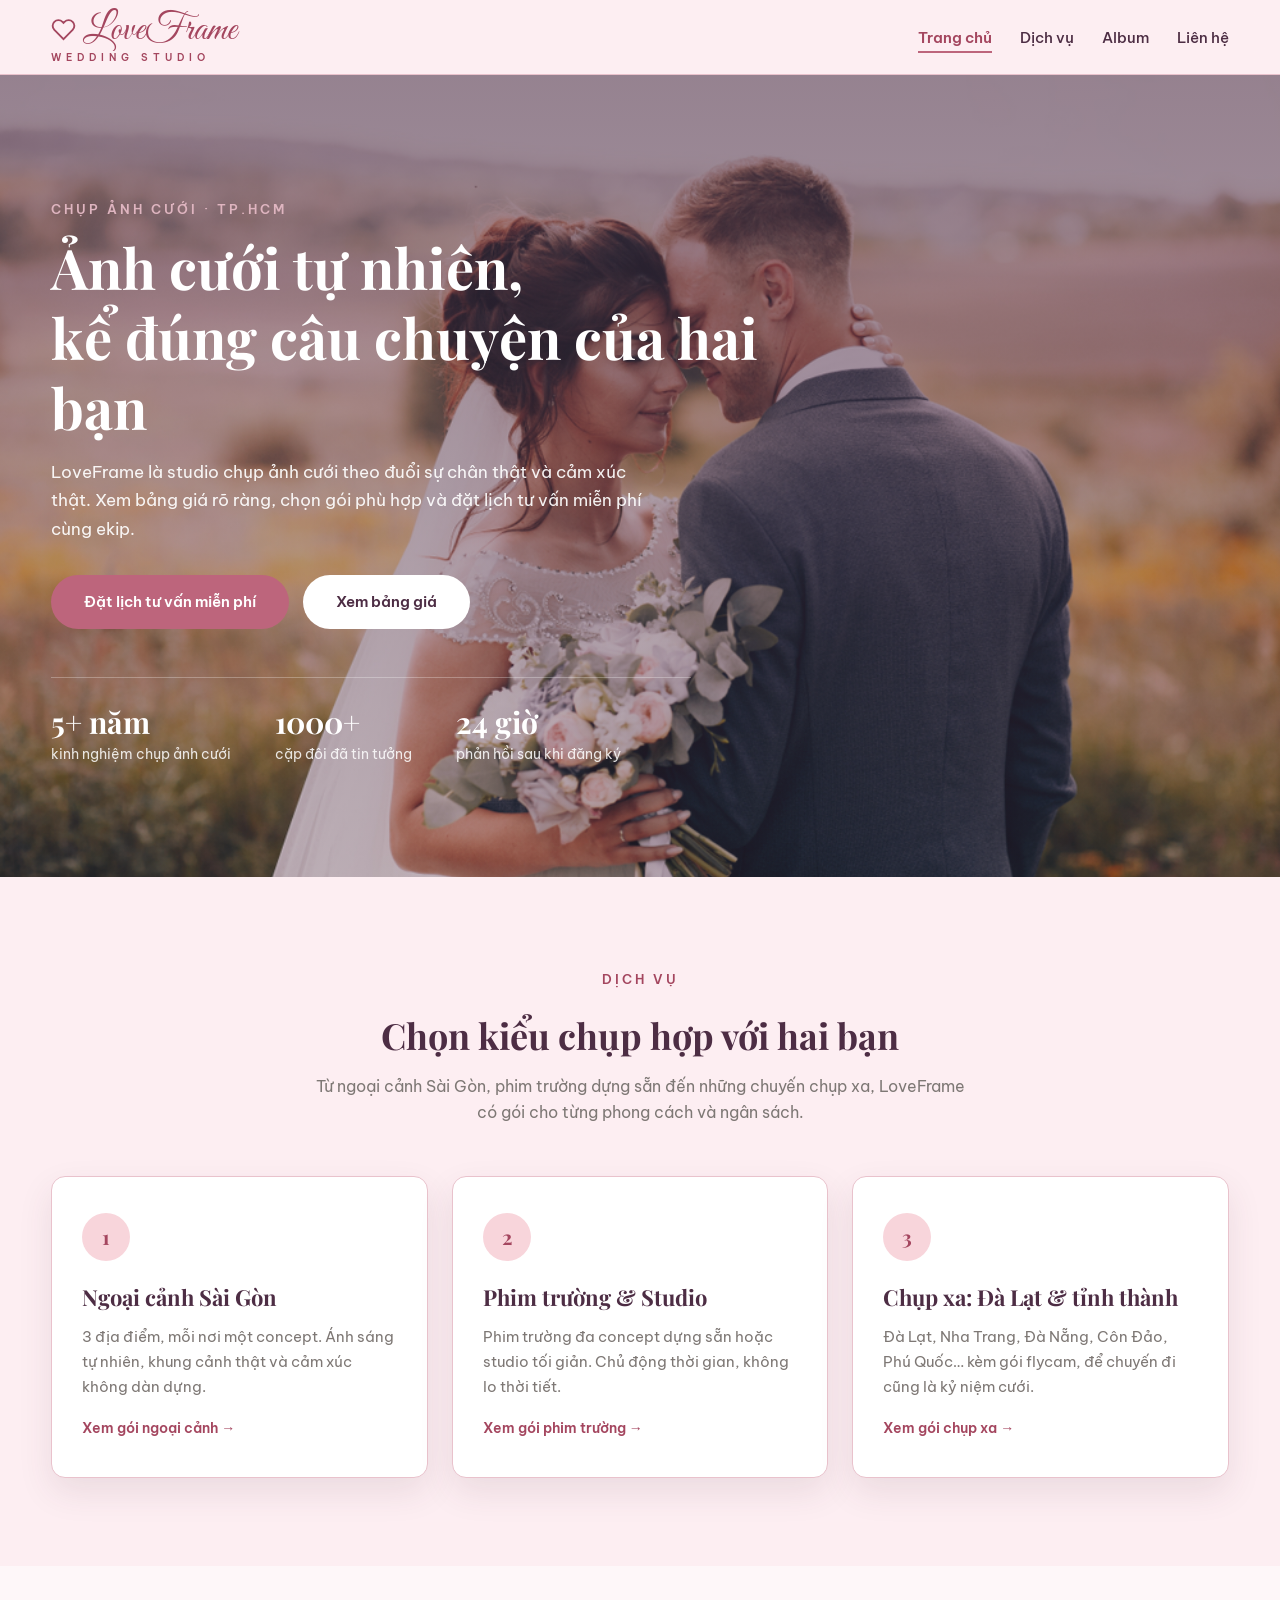
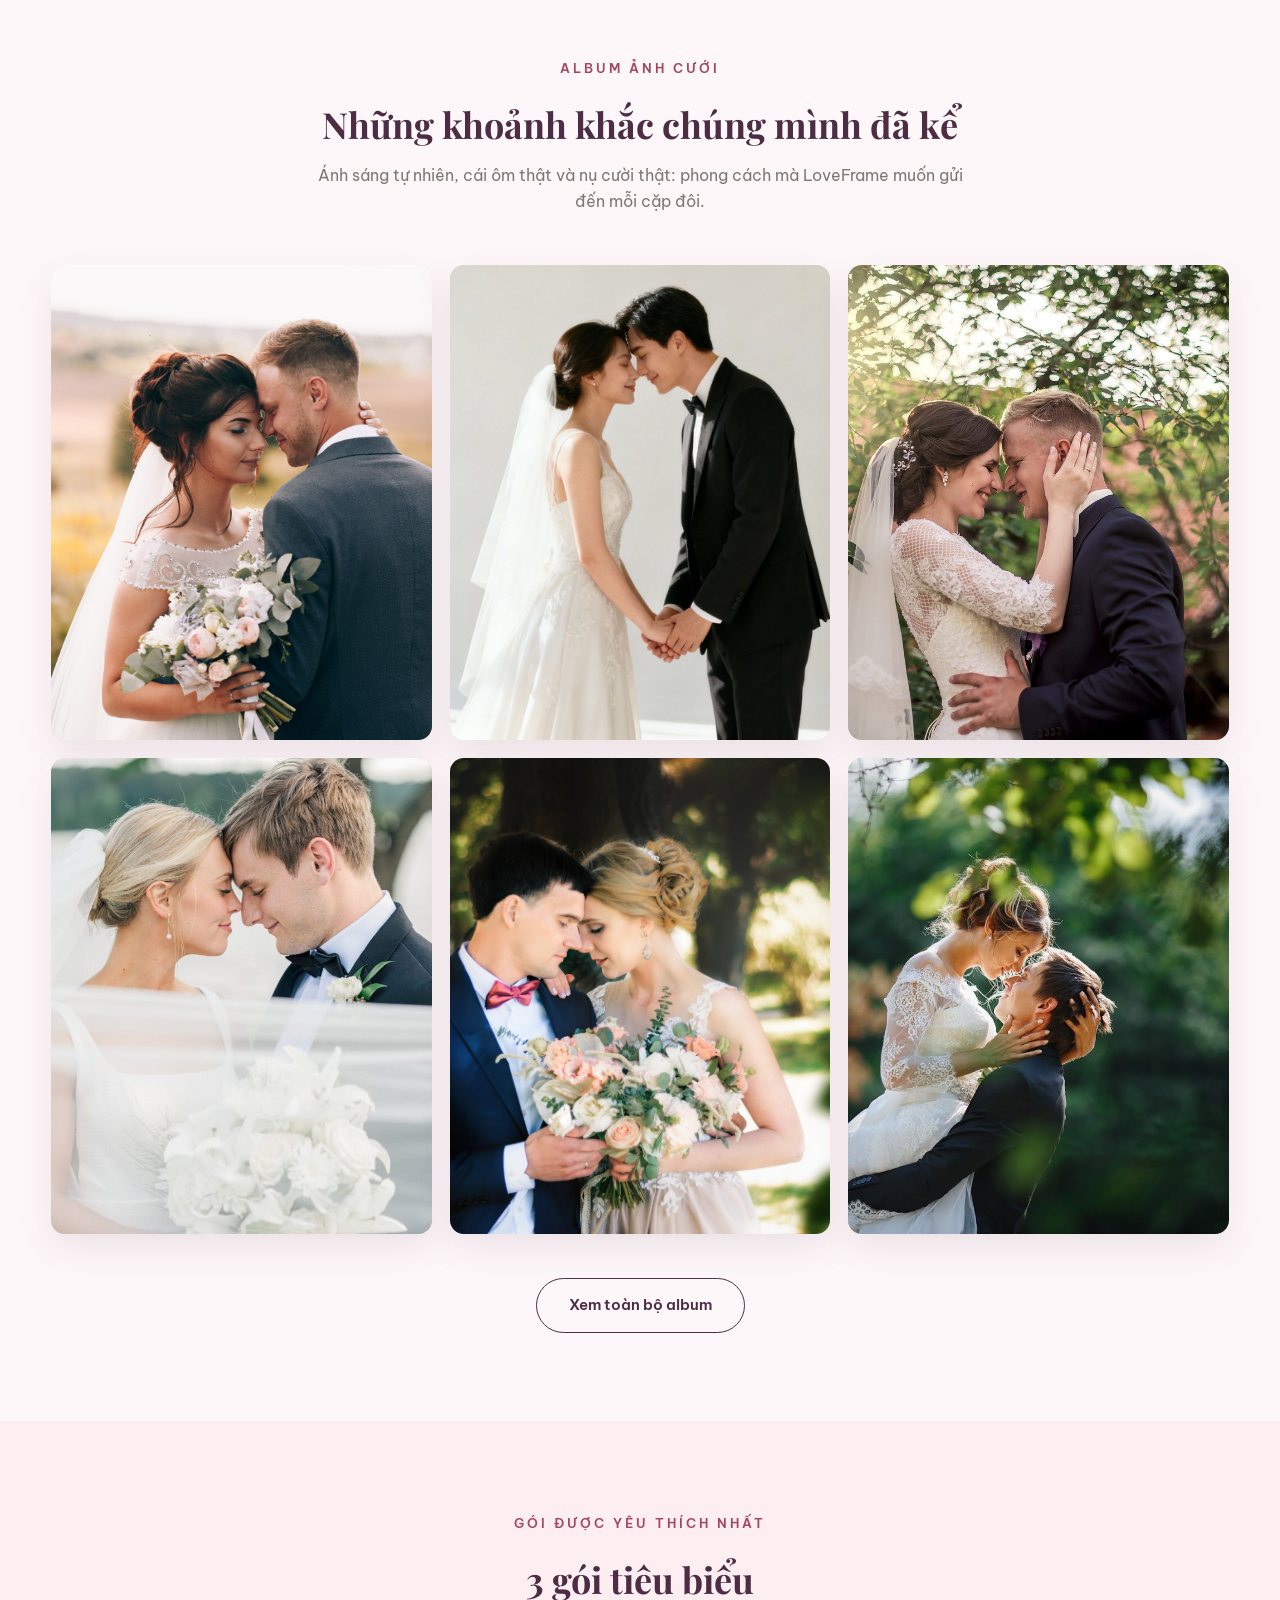
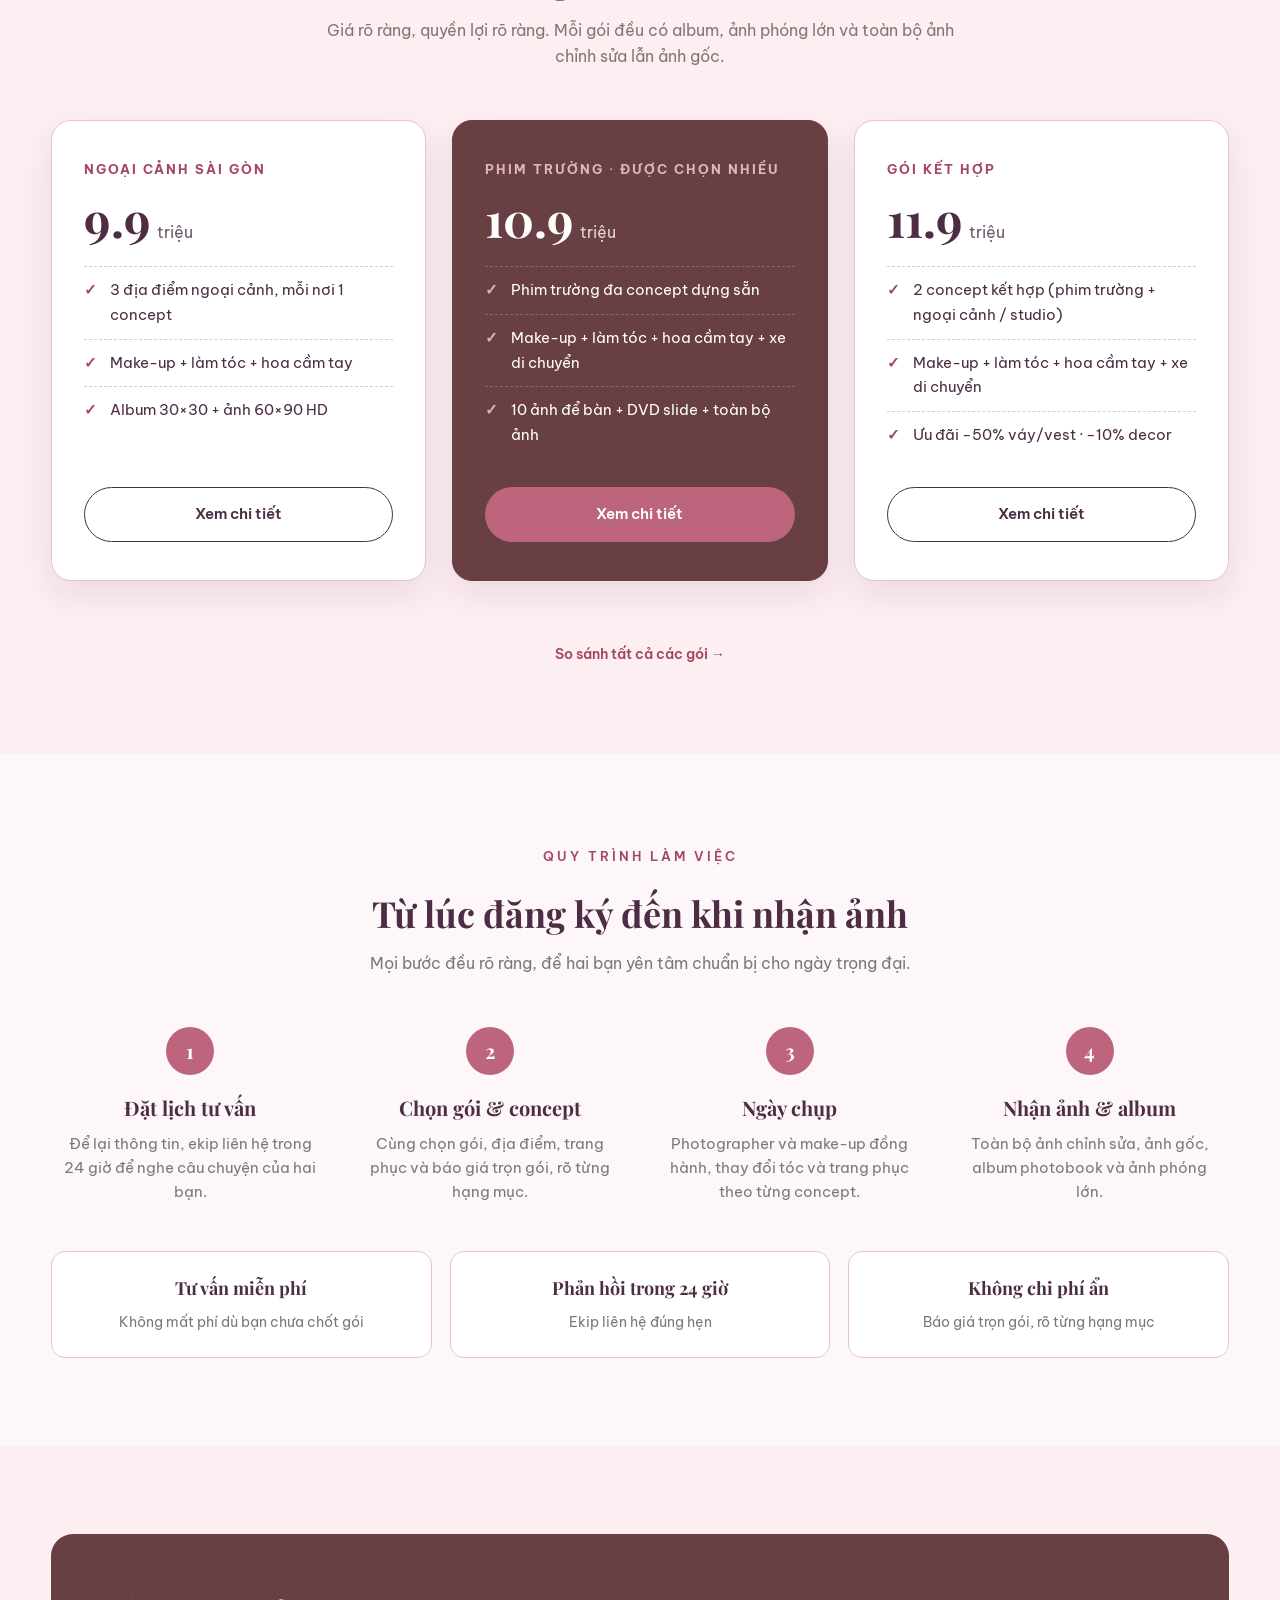
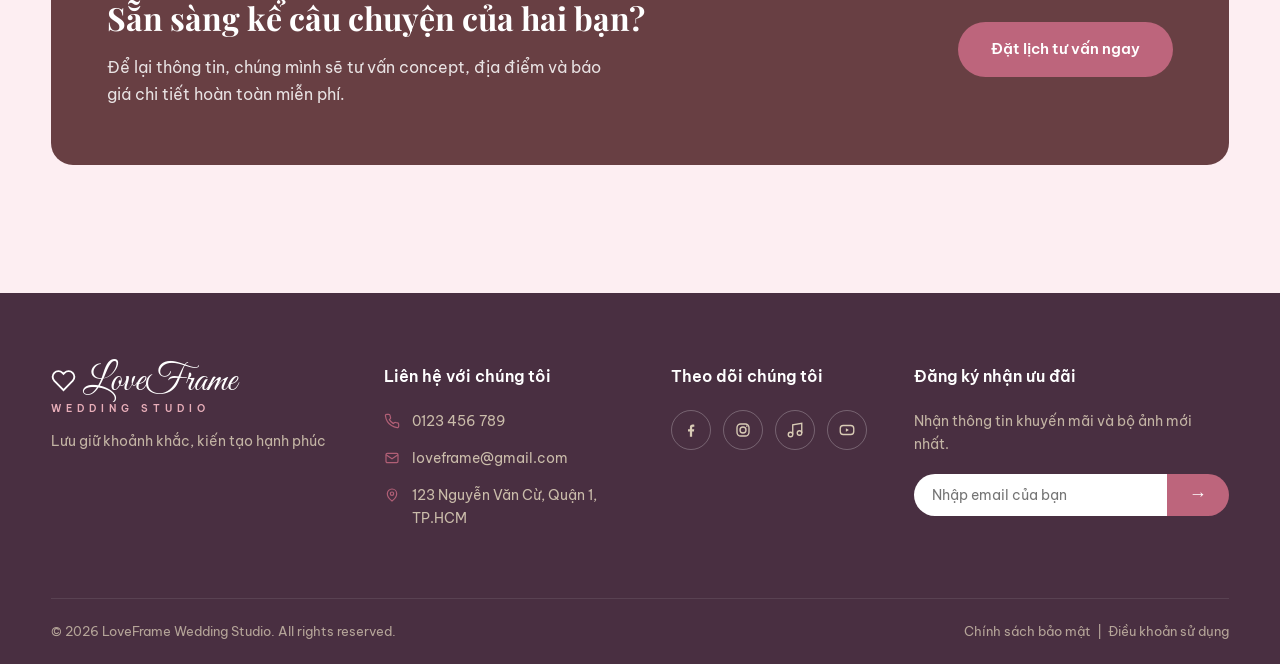
<file: index.html>
<!DOCTYPE html>
<html lang="vi">
<head>
<meta charset="UTF-8">
<meta name="viewport" content="width=device-width, initial-scale=1.0">
<title>LoveFrame Wedding Studio | Chụp ảnh cưới tự nhiên</title>
<meta name="description" content="LoveFrame Wedding Studio - chụp ảnh cưới phong cách tự nhiên, cảm xúc thật. Xem album, bảng giá các gói và đặt lịch tư vấn miễn phí.">
<link rel="preconnect" href="https://fonts.googleapis.com">
<link rel="preconnect" href="https://fonts.gstatic.com" crossorigin>
<link href="https://fonts.googleapis.com/css2?family=Great+Vibes&family=Playfair+Display:ital,wght@0,400;0,500;0,600;0,700;1,400;1,500&family=Be+Vietnam+Pro:wght@400;500;600;700&family=Inter:wght@300;400;500;600&display=swap" rel="stylesheet">
<link rel="stylesheet" href="css/common.css">
<link rel="stylesheet" href="css/home.css">
</head>
<body>
<header class="site-header">
  <div class="container nav-inner">
    <a href="index.html" class="logo"><svg width="25" height="25" viewBox="0 0 24 24" fill="none" stroke="currentColor" stroke-width="1.8" style="display: inline-block; vertical-align: -3px; margin-right: 7px;"><path d="M20.8 4.6a5.5 5.5 0 0 0-7.8 0L12 5.6l-1-1a5.5 5.5 0 0 0-7.8 7.8l1 1L12 21.2l7.8-7.8 1-1a5.5 5.5 0 0 0 0-7.8z"/></svg>LoveFrame<small>Wedding Studio</small></a>
    <input type="checkbox" class="nav-toggle" id="nav-toggle">
    <nav>
      <ul class="menu">
        <li><a href="index.html" class="active">Trang chủ</a></li>
        <li><a href="dich-vu.html">Dịch vụ</a></li>
        <li><a href="gallery.html">Album</a></li>
        <li><a href="lien-he.html">Liên hệ</a></li>
      </ul>
    </nav>
    <label class="hamburger" for="nav-toggle" aria-label="Mở menu">
      <span></span><span></span><span></span>
    </label>
  </div>
</header>
<main>
<section class="page-hero home-hero" style="background-image: url('images/gallery/gallery-01.jpg');">
  <div class="container">
    <span class="eyebrow">Chụp ảnh cưới · TP.HCM</span>
    <h1>Ảnh cưới tự nhiên,<br>kể đúng câu chuyện của hai bạn</h1>
    <p>LoveFrame là studio chụp ảnh cưới theo đuổi sự chân thật và cảm xúc thật. Xem bảng giá rõ ràng, chọn gói phù hợp và đặt lịch tư vấn miễn phí cùng ekip.</p>
    <div class="home-hero-cta">
      <a href="lien-he.html" class="btn btn-gold">Đặt lịch tư vấn miễn phí</a>
      <a href="dich-vu.html" class="btn btn-light">Xem bảng giá</a>
    </div>
    <div class="home-stats">
      <div><strong>5+ năm</strong><span>kinh nghiệm chụp ảnh cưới</span></div>
      <div><strong>1000+</strong><span>cặp đôi đã tin tưởng</span></div>
      <div><strong>24 giờ</strong><span>phản hồi sau khi đăng ký</span></div>
    </div>
  </div>
</section>
<section class="section">
  <div class="container">
    <div class="section-head">
      <span class="eyebrow">Dịch vụ</span>
      <h2>Chọn kiểu chụp hợp với hai bạn</h2>
      <p>Từ ngoại cảnh Sài Gòn, phim trường dựng sẵn đến những chuyến chụp xa, LoveFrame có gói cho từng phong cách và ngân sách.</p>
    </div>
    <div class="home-services">
      <div class="home-card">
        <div class="home-num">1</div>
        <h3>Ngoại cảnh Sài Gòn</h3>
        <p>3 địa điểm, mỗi nơi một concept. Ánh sáng tự nhiên, khung cảnh thật và cảm xúc không dàn dựng.</p>
        <a href="dich-vu.html" class="home-link">Xem gói ngoại cảnh →</a>
      </div>
      <div class="home-card">
        <div class="home-num">2</div>
        <h3>Phim trường &amp; Studio</h3>
        <p>Phim trường đa concept dựng sẵn hoặc studio tối giản. Chủ động thời gian, không lo thời tiết.</p>
        <a href="dich-vu.html" class="home-link">Xem gói phim trường →</a>
      </div>
      <div class="home-card">
        <div class="home-num">3</div>
        <h3>Chụp xa: Đà Lạt &amp; tỉnh thành</h3>
        <p>Đà Lạt, Nha Trang, Đà Nẵng, Côn Đảo, Phú Quốc… kèm gói flycam, để chuyến đi cũng là kỷ niệm cưới.</p>
        <a href="dich-vu.html" class="home-link">Xem gói chụp xa →</a>
      </div>
    </div>
  </div>
</section>
<section class="section home-alt">
  <div class="container">
    <div class="section-head">
      <span class="eyebrow">Album ảnh cưới</span>
      <h2>Những khoảnh khắc chúng mình đã kể</h2>
      <p>Ánh sáng tự nhiên, cái ôm thật và nụ cười thật: phong cách mà LoveFrame muốn gửi đến mỗi cặp đôi.</p>
    </div>
    <div class="home-gallery">
      <a class="home-shot" href="gallery.html"><img src="images/gallery/gallery-01.jpg" alt="Cô dâu chú rể trán kề trán giữa cánh đồng lúc hoàng hôn" loading="lazy"></a>
      <a class="home-shot" href="gallery.html"><img src="images/gallery/gallery-07.jpg" alt="Cô dâu chú rể nắm tay nhau trên nền trắng tối giản" loading="lazy"></a>
      <a class="home-shot" href="gallery.html"><img src="images/gallery/gallery-02.jpg" alt="Cô dâu chú rể hôn nhau giữa vườn cây xanh" loading="lazy"></a>
      <a class="home-shot" href="gallery.html"><img src="images/gallery/gallery-09.jpg" alt="Cô dâu chú rể chạm trán qua lớp voan cưới mỏng" loading="lazy"></a>
      <a class="home-shot" href="gallery.html"><img src="images/gallery/gallery-03.jpg" alt="Cô dâu chú rể ôm bó hoa giữa khung cảnh thiên nhiên" loading="lazy"></a>
      <a class="home-shot" href="gallery.html"><img src="images/gallery/gallery-10.jpg" alt="Chú rể bế cô dâu giữa rừng cây xanh" loading="lazy"></a>
    </div>
    <div class="home-more">
      <a href="gallery.html" class="btn btn-outline">Xem toàn bộ album</a>
    </div>
  </div>
</section>
<section class="section">
  <div class="container">
    <div class="section-head">
      <span class="eyebrow">Gói được yêu thích nhất</span>
      <h2>3 gói tiêu biểu</h2>
      <p>Giá rõ ràng, quyền lợi rõ ràng. Mỗi gói đều có album, ảnh phóng lớn và toàn bộ ảnh chỉnh sửa lẫn ảnh gốc.</p>
    </div>
    <div class="home-packs">
      <div class="home-pack">
        <div class="home-pack-name">Ngoại cảnh Sài Gòn</div>
        <div class="home-price">9.9<span>triệu</span></div>
        <ul>
          <li>3 địa điểm ngoại cảnh, mỗi nơi 1 concept</li>
          <li>Make-up + làm tóc + hoa cầm tay</li>
          <li>Album 30×30 + ảnh 60×90 HD</li>
        </ul>
        <a href="dich-vu.html" class="btn btn-outline">Xem chi tiết</a>
      </div>
      <div class="home-pack hot">
        <div class="home-pack-name">Phim trường · Được chọn nhiều</div>
        <div class="home-price">10.9<span>triệu</span></div>
        <ul>
          <li>Phim trường đa concept dựng sẵn</li>
          <li>Make-up + làm tóc + hoa cầm tay + xe di chuyển</li>
          <li>10 ảnh để bàn + DVD slide + toàn bộ ảnh</li>
        </ul>
        <a href="dich-vu.html" class="btn btn-gold">Xem chi tiết</a>
      </div>
      <div class="home-pack">
        <div class="home-pack-name">Gói kết hợp</div>
        <div class="home-price">11.9<span>triệu</span></div>
        <ul>
          <li>2 concept kết hợp (phim trường + ngoại cảnh / studio)</li>
          <li>Make-up + làm tóc + hoa cầm tay + xe di chuyển</li>
          <li>Ưu đãi −50% váy/vest · −10% decor</li>
        </ul>
        <a href="dich-vu.html" class="btn btn-outline">Xem chi tiết</a>
      </div>
    </div>
    <div class="home-more">
      <a href="dich-vu.html" class="home-link">So sánh tất cả các gói →</a>
    </div>
  </div>
</section>
<section class="section home-alt">
  <div class="container">
    <div class="section-head">
      <span class="eyebrow">Quy trình làm việc</span>
      <h2>Từ lúc đăng ký đến khi nhận ảnh</h2>
      <p>Mọi bước đều rõ ràng, để hai bạn yên tâm chuẩn bị cho ngày trọng đại.</p>
    </div>
    <div class="home-steps">
      <div class="home-step">
        <div class="home-num">1</div>
        <h3>Đặt lịch tư vấn</h3>
        <p>Để lại thông tin, ekip liên hệ trong 24 giờ để nghe câu chuyện của hai bạn.</p>
      </div>
      <div class="home-step">
        <div class="home-num">2</div>
        <h3>Chọn gói &amp; concept</h3>
        <p>Cùng chọn gói, địa điểm, trang phục và báo giá trọn gói, rõ từng hạng mục.</p>
      </div>
      <div class="home-step">
        <div class="home-num">3</div>
        <h3>Ngày chụp</h3>
        <p>Photographer và make-up đồng hành, thay đổi tóc và trang phục theo từng concept.</p>
      </div>
      <div class="home-step">
        <div class="home-num">4</div>
        <h3>Nhận ảnh &amp; album</h3>
        <p>Toàn bộ ảnh chỉnh sửa, ảnh gốc, album photobook và ảnh phóng lớn.</p>
      </div>
    </div>
    <div class="home-promises">
      <div class="home-promise"><strong>Tư vấn miễn phí</strong><span>Không mất phí dù bạn chưa chốt gói</span></div>
      <div class="home-promise"><strong>Phản hồi trong 24 giờ</strong><span>Ekip liên hệ đúng hẹn</span></div>
      <div class="home-promise"><strong>Không chi phí ẩn</strong><span>Báo giá trọn gói, rõ từng hạng mục</span></div>
    </div>
  </div>
</section>
<section class="section">
  <div class="container">
    <div class="home-cta">
      <div>
        <h2>Sẵn sàng kể câu chuyện của hai bạn?</h2>
        <p>Để lại thông tin, chúng mình sẽ tư vấn concept, địa điểm và báo giá chi tiết hoàn toàn miễn phí.</p>
      </div>
      <a href="lien-he.html" class="btn btn-gold">Đặt lịch tư vấn ngay</a>
    </div>
  </div>
</section>
</main>
<footer class="site-footer">
  <div class="container">
    <div class="footer-grid">
      <div class="footer-brand">
        <a href="index.html" class="logo"><svg width="25" height="25" viewBox="0 0 24 24" fill="none" stroke="currentColor" stroke-width="1.8" style="display: inline-block; vertical-align: -3px; margin-right: 7px;"><path d="M20.8 4.6a5.5 5.5 0 0 0-7.8 0L12 5.6l-1-1a5.5 5.5 0 0 0-7.8 7.8l1 1L12 21.2l7.8-7.8 1-1a5.5 5.5 0 0 0 0-7.8z"/></svg>LoveFrame<small>Wedding Studio</small></a>
        <p>Lưu giữ khoảnh khắc, kiến tạo hạnh phúc</p>
      </div>
      <div>
        <h4>Liên hệ với chúng tôi</h4>
        <ul class="footer-contact">
          <li><svg width="16" height="16" viewBox="0 0 24 24" fill="none" stroke="currentColor" stroke-width="1.8"><path d="M22 16.92v3a2 2 0 0 1-2.18 2 19.79 19.79 0 0 1-8.63-3.07 19.5 19.5 0 0 1-6-6A19.79 19.79 0 0 1 2.12 4.18 2 2 0 0 1 4.11 2h3a2 2 0 0 1 2 1.72c.13.96.36 1.9.7 2.81a2 2 0 0 1-.45 2.11L8.09 9.91a16 16 0 0 0 6 6l1.27-1.27a2 2 0 0 1 2.11-.45c.91.34 1.85.57 2.81.7A2 2 0 0 1 22 16.92z"/></svg><span>0123 456 789</span></li>
          <li><svg width="16" height="16" viewBox="0 0 24 24" fill="none" stroke="currentColor" stroke-width="1.8"><rect x="3" y="5" width="18" height="14" rx="2"/><path d="M3 7l9 6 9-6"/></svg><span>loveframe@gmail.com</span></li>
          <li><svg width="16" height="16" viewBox="0 0 24 24" fill="none" stroke="currentColor" stroke-width="1.8"><path d="M12 21s-7-5.5-7-11a7 7 0 0 1 14 0c0 5.5-7 11-7 11z"/><circle cx="12" cy="10" r="2.5"/></svg><span>123 Nguyễn Văn Cừ, Quận 1, TP.HCM</span></li>
        </ul>
      </div>
      <div>
        <h4>Theo dõi chúng tôi</h4>
        <div class="socials">
          <a href="#" aria-label="Facebook"><svg width="18" height="18" viewBox="0 0 24 24" fill="currentColor"><path d="M13.5 21v-7h2.4l.4-3h-2.8V9.1c0-.9.3-1.5 1.6-1.5h1.3V4.9c-.3 0-1.2-.1-2.2-.1-2.2 0-3.7 1.3-3.7 3.8V11H8v3h2.5v7h3z"/></svg></a>
          <a href="#" aria-label="Instagram"><svg width="18" height="18" viewBox="0 0 24 24" fill="none" stroke="currentColor" stroke-width="1.8"><rect x="4" y="4" width="16" height="16" rx="5"/><circle cx="12" cy="12" r="4"/><circle cx="17.2" cy="6.8" r="1.1" fill="currentColor" stroke="none"/></svg></a>
          <a href="#" aria-label="TikTok"><svg width="18" height="18" viewBox="0 0 24 24" fill="none" stroke="currentColor" stroke-width="1.8"><path d="M9 18V5l12-2v13"/><circle cx="6" cy="18" r="3"/><circle cx="18" cy="16" r="3"/></svg></a>
          <a href="#" aria-label="Youtube"><svg width="18" height="18" viewBox="0 0 24 24" fill="none" stroke="currentColor" stroke-width="1.8"><rect x="3" y="6" width="18" height="12" rx="4"/><path d="M10.5 9.8v4.4L14.5 12z" fill="currentColor" stroke="none"/></svg></a>
        </div>
      </div>
      <div class="footer-newsletter">
        <h4>Đăng ký nhận ưu đãi</h4>
        <p>Nhận thông tin khuyến mãi và bộ ảnh mới nhất.</p>
        <form class="newsletter-form" action="#" method="get">
          <input type="email" name="newsletter-email" placeholder="Nhập email của bạn" aria-label="Email nhận ưu đãi" required>
          <button type="submit" aria-label="Đăng ký nhận ưu đãi">→</button>
        </form>
      </div>
    </div>
    <div class="footer-bottom">
      <span>© 2026 LoveFrame Wedding Studio. All rights reserved.</span>
      <span><a href="#">Chính sách bảo mật</a> &nbsp;|&nbsp; <a href="#">Điều khoản sử dụng</a></span>
    </div>
  </div>
</footer>
</body>
</html>
</file>
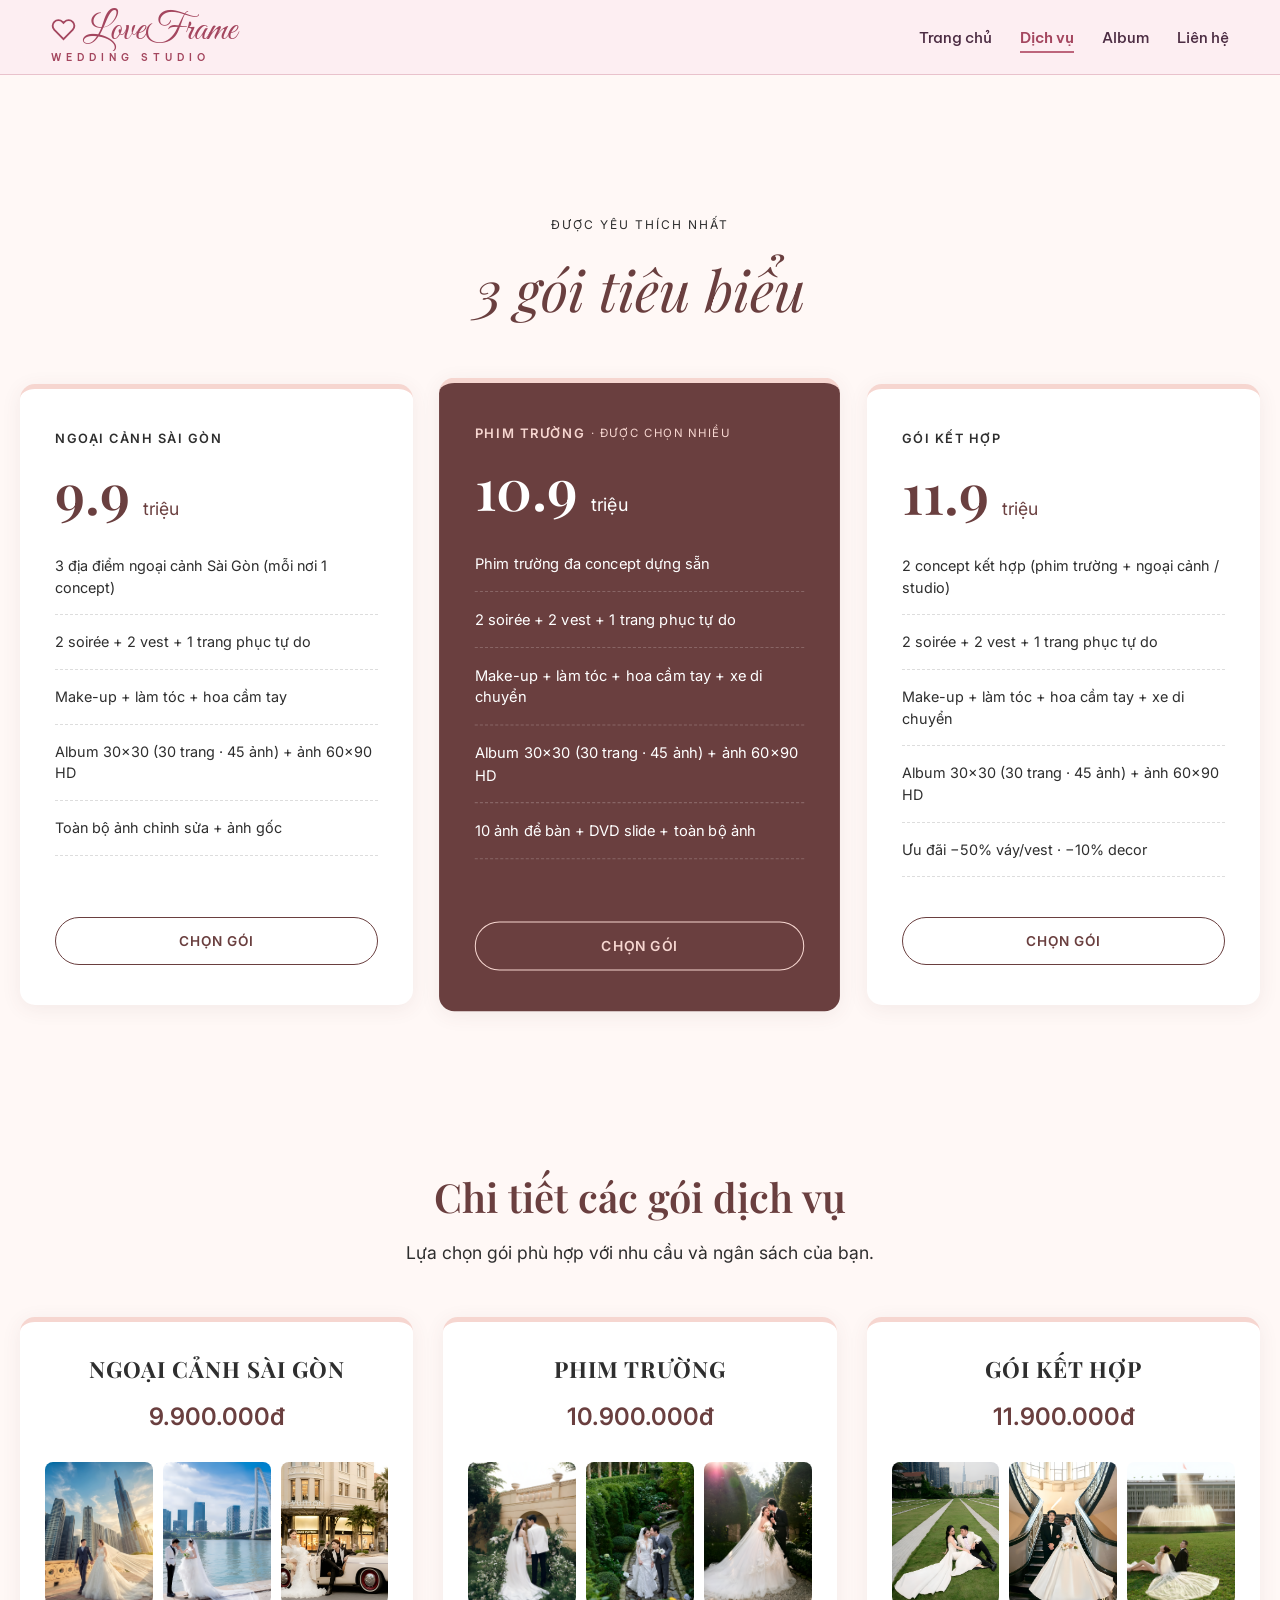
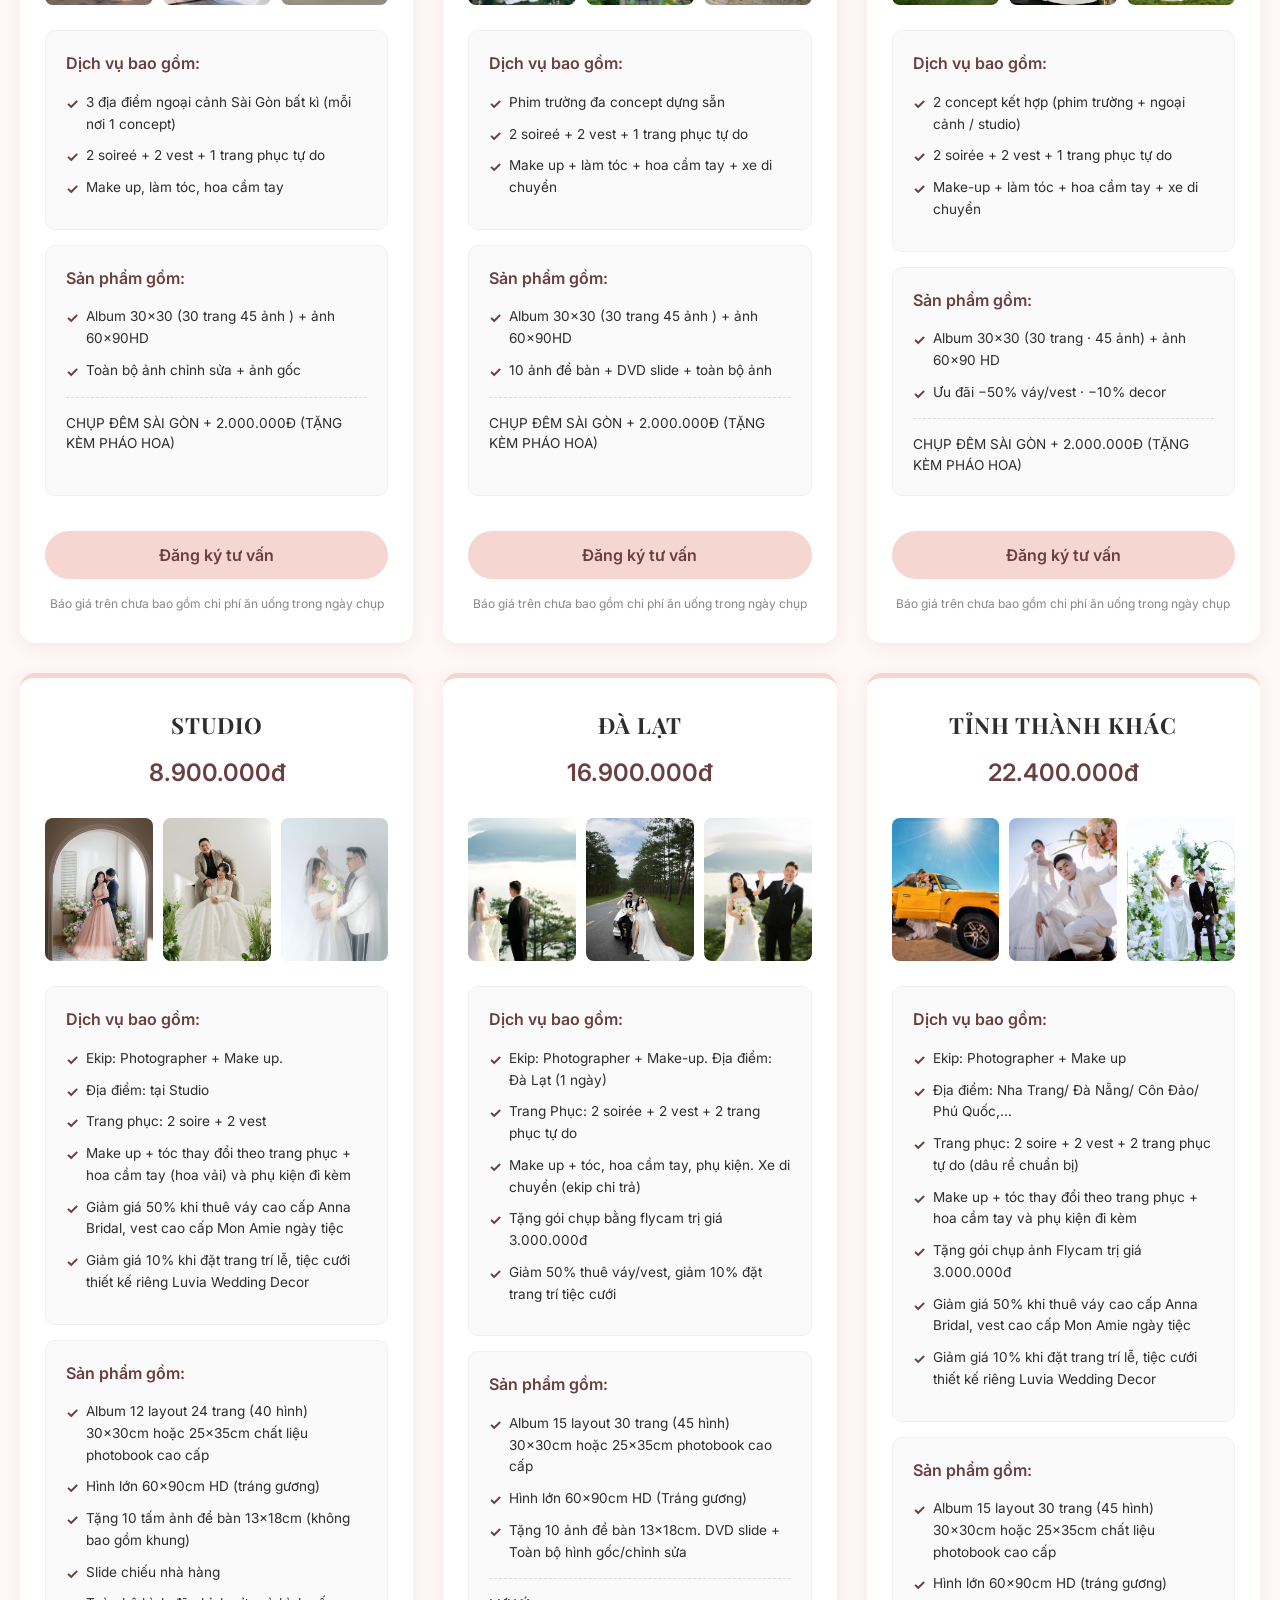
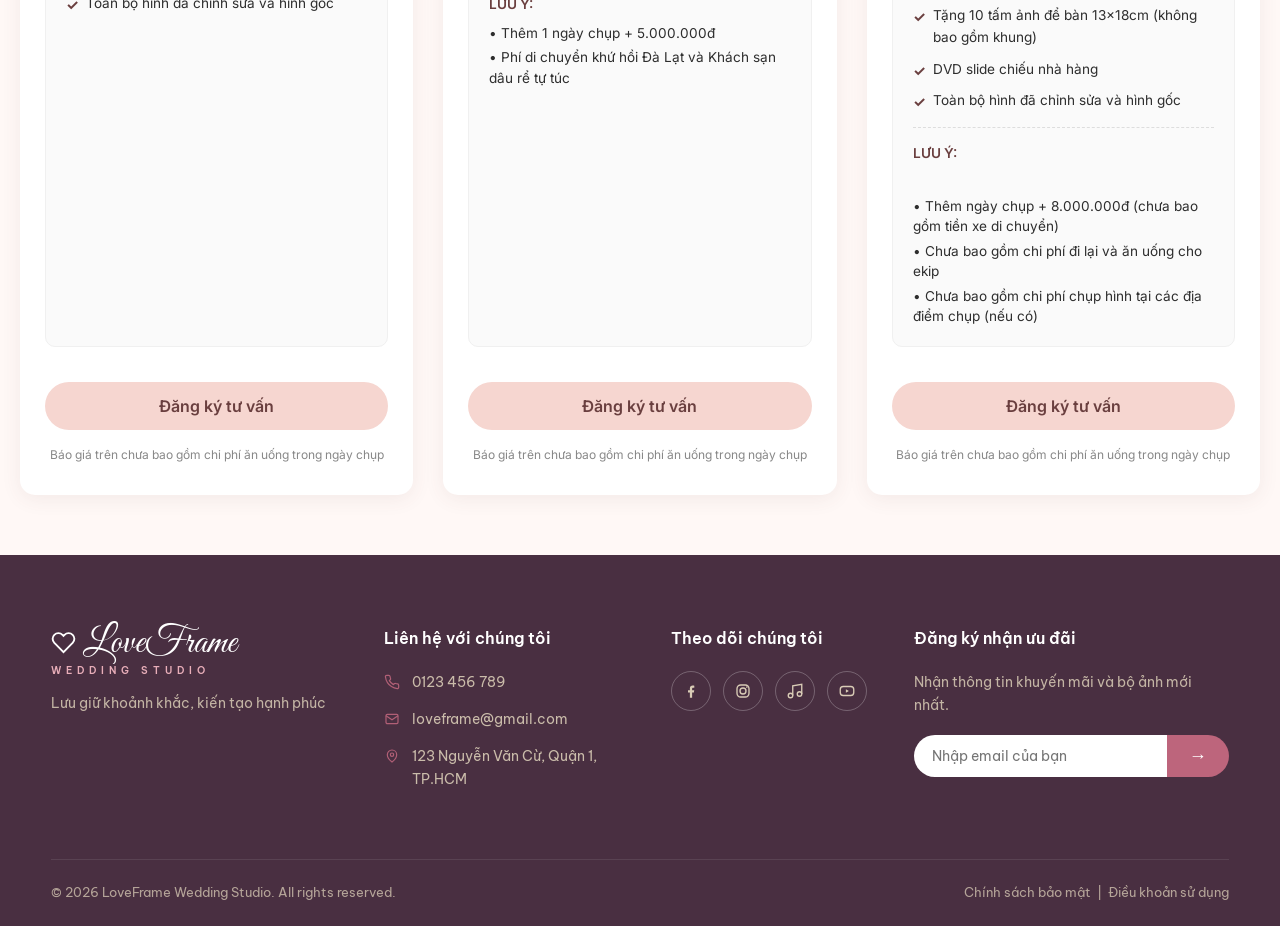
<file: dich-vu.html>
<!DOCTYPE html>
<html lang="vi">
<head>
<meta charset="UTF-8">
<meta name="viewport" content="width=device-width, initial-scale=1.0">
<title>Dịch vụ &amp; Bảng giá | LoveFrame Wedding Studio</title>
<meta name="description" content="Bảng giá các gói chụp ảnh cưới LoveFrame: Studio, Ngoại cảnh Sài Gòn, Phim trường, Kết hợp, Đà Lạt và tỉnh thành khác.">
<link rel="preconnect" href="https://fonts.googleapis.com">
<link rel="preconnect" href="https://fonts.gstatic.com" crossorigin>
<link href="https://fonts.googleapis.com/css2?family=Great+Vibes&family=Playfair+Display:ital,wght@0,400;0,500;0,600;0,700;1,400;1,500&family=Be+Vietnam+Pro:wght@400;500;600;700&family=Inter:wght@300;400;500;600&display=swap" rel="stylesheet">
<link rel="stylesheet" href="css/common.css">
<link rel="stylesheet" href="css/services.css">
</head>
<body>
<header class="site-header">
  <div class="container nav-inner">
    <a href="index.html" class="logo"><svg width="25" height="25" viewBox="0 0 24 24" fill="none" stroke="currentColor" stroke-width="1.8" style="display: inline-block; vertical-align: -3px; margin-right: 7px;"><path d="M20.8 4.6a5.5 5.5 0 0 0-7.8 0L12 5.6l-1-1a5.5 5.5 0 0 0-7.8 7.8l1 1L12 21.2l7.8-7.8 1-1a5.5 5.5 0 0 0 0-7.8z"/></svg>LoveFrame<small>Wedding Studio</small></a>
    <input type="checkbox" class="nav-toggle" id="nav-toggle">
    <nav>
      <ul class="menu">
        <li><a href="index.html">Trang chủ</a></li>
        <li><a href="dich-vu.html" class="active">Dịch vụ</a></li>
        <li><a href="gallery.html">Album</a></li>
        <li><a href="lien-he.html">Liên hệ</a></li>
      </ul>
    </nav>
    <label class="hamburger" for="nav-toggle" aria-label="Mở menu">
      <span></span><span></span><span></span>
    </label>
  </div>
</header>
<main class="services-page">
    <section class="featured-packages-section">
            <div class="sv-container">
                <div class="featured-header">
                    <span class="top-subtitle">ĐƯỢC YÊU THÍCH NHẤT</span>
                    <h2 class="featured-title">3 gói tiêu biểu</h2>
                </div>
                <div class="featured-grid">
                    <div class="featured-card">
                        <h3 class="card-title">NGOẠI CẢNH SÀI GÒN</h3>
                        <div class="price-large">9.9 <span>triệu</span></div>
                        <ul class="feature-list">
                            <li>3 địa điểm ngoại cảnh Sài Gòn (mỗi nơi 1 concept)</li>
                            <li>2 soirée + 2 vest + 1 trang phục tự do</li>
                            <li>Make-up + làm tóc + hoa cầm tay</li>
                            <li>Album 30×30 (30 trang · 45 ảnh) + ảnh 60×90 HD</li>
                            <li>Toàn bộ ảnh chỉnh sửa + ảnh gốc</li>
                        </ul>
                        <a href="lien-he.html" class="sv-btn-outline">CHỌN GÓI</a>
                    </div>
                    <div class="featured-card highlight-card">
                        <h3 class="card-title">PHIM TRƯỜNG <span class="badge">· ĐƯỢC CHỌN NHIỀU</span></h3>
                        <div class="price-large">10.9 <span>triệu</span></div>
                        <ul class="feature-list">
                            <li>Phim trường đa concept dựng sẵn</li>
                            <li>2 soirée + 2 vest + 1 trang phục tự do</li>
                            <li>Make-up + làm tóc + hoa cầm tay + xe di chuyển</li>
                            <li>Album 30×30 (30 trang · 45 ảnh) + ảnh 60×90 HD</li>
                            <li>10 ảnh để bàn + DVD slide + toàn bộ ảnh</li>
                        </ul>
                        <a href="lien-he.html" class="sv-btn-outline">CHỌN GÓI</a>
                    </div>
                    <div class="featured-card">
                        <h3 class="card-title">GÓI KẾT HỢP</h3>
                        <div class="price-large">11.9 <span>triệu</span></div>
                        <ul class="feature-list">
                            <li>2 concept kết hợp (phim trường + ngoại cảnh / studio)</li>
                            <li>2 soirée + 2 vest + 1 trang phục tự do</li>
                            <li>Make-up + làm tóc + hoa cầm tay + xe di chuyển</li>
                            <li>Album 30×30 (30 trang · 45 ảnh) + ảnh 60×90 HD</li>
                            <li>Ưu đãi −50% váy/vest · −10% decor</li>
                        </ul>
                        <a href="lien-he.html" class="sv-btn-outline">CHỌN GÓI</a>
                    </div>
                </div>
            </div>
        </section>
        <section class="pricing-section">
            <div class="sv-container">
                <h1 class="main-title">Chi tiết các gói dịch vụ</h1>
                <p class="subtitle">Lựa chọn gói phù hợp với nhu cầu và ngân sách của bạn.</p>
                <div class="pricing-grid">
                    <div class="pricing-card">
                        <div class="card-header">
                            <h2>NGOẠI CẢNH SÀI GÒN</h2>
                            <div class="price">9.900.000đ</div>
                        </div>
                        <div class="image-gallery">
                            <div class="img-box">
                                <img src="./images/wedding_1.jpg" alt="Ngoại Cảnh Sài Gòn 1">
                            </div>
                            <div class="img-box">
                                <img src="./images/wedding_2.png" alt="Ngoại Cảnh Sài Gòn 2">
                            </div>
                            <div class="img-box">
                                <img src="./images/wedding_3.jpg" alt="Ngoại Cảnh Sài Gòn 3">
                            </div>
                        </div>
                        <div class="service-box">
                            <h3>Dịch vụ bao gồm:</h3>
                            <ul>
                                <li>3 địa điểm ngoại cảnh Sài Gòn bất kì (mỗi nơi 1 concept)</li>
                                <li>2 soireé + 2 vest + 1 trang phục tự do</li>
                                <li>Make up, làm tóc, hoa cầm tay</li>
                            </ul>
                        </div>
                        <div class="product-box">
                            <h3>Sản phẩm gồm:</h3>
                            <ul>
                                <li>Album 30x30 (30 trang 45 ảnh ) + ảnh 60x90HD</li>
                                <li>Toàn bộ ảnh chỉnh sửa + ảnh gốc</li>
                            </ul>
                            <div class="extra-note">CHỤP ĐÊM SÀI GÒN + 2.000.000Đ (TẶNG KÈM PHÁO HOA)</div>
                        </div>
                        <a href="lien-he.html" class="btn-primary">Đăng ký tư vấn</a>
                        <div class="footer-note">Báo giá trên chưa bao gồm chi phí ăn uống trong ngày chụp</div>
                    </div>
                    <div class="pricing-card">
                        <div class="card-header">
                            <h2>PHIM TRƯỜNG</h2>
                            <div class="price">10.900.000đ</div>
                        </div>
                        <div class="image-gallery">
                            <div class="img-box">
                                <img src="./images/wedding_4.png" alt="Phim Trường 1">
                            </div>
                            <div class="img-box">
                                <img src="./images/wedding_5.png" alt="Phim Trường 2">
                            </div>
                            <div class="img-box">
                                <img src="./images/wedding_6.png" alt="Phim Trường 3">
                            </div>
                        </div>
                        <div class="service-box">
                            <h3>Dịch vụ bao gồm:</h3>
                            <ul>
                                <li>Phim trường đa concept dựng sẵn</li>
                                <li>2 soireé + 2 vest + 1 trang phục tự do</li>
                                <li>Make up + làm tóc + hoa cầm tay + xe di chuyển</li>
                            </ul>
                        </div>
                        <div class="product-box">
                            <h3>Sản phẩm gồm:</h3>
                            <ul>
                                <li>Album 30x30 (30 trang 45 ảnh ) + ảnh 60x90HD</li>
                                <li>10 ảnh để bàn + DVD slide + toàn bộ ảnh</li>
                            </ul>
                            <div class="extra-note">CHỤP ĐÊM SÀI GÒN + 2.000.000Đ (TẶNG KÈM PHÁO HOA)</div>
                        </div>
                        <a href="lien-he.html" class="btn-primary">Đăng ký tư vấn</a>
                        <div class="footer-note">Báo giá trên chưa bao gồm chi phí ăn uống trong ngày chụp</div>
                    </div>
                    <div class="pricing-card">
                        <div class="card-header">
                            <h2>GÓI KẾT HỢP</h2>
                            <div class="price">11.900.000đ</div>
                        </div>
                        <div class="image-gallery">
                            <div class="img-box">
                                <img src="./images/wedding_7.png" alt="Kết Hợp 1">
                            </div>
                            <div class="img-box">
                                <img src="./images/wedding_8.png" alt="Kết Hợp 2">
                            </div>
                            <div class="img-box">
                                <img src="./images/wedding_9.png" alt="Kết Hợp 3">
                            </div>
                        </div>
                        <div class="service-box">
                            <h3>Dịch vụ bao gồm:</h3>
                            <ul>
                                <li>2 concept kết hợp (phim trường + ngoại cảnh / studio)</li>
                                <li>2 soirée + 2 vest + 1 trang phục tự do</li>
                                <li>Make-up + làm tóc + hoa cầm tay + xe di chuyển</li>
                            </ul>
                        </div>
                        <div class="product-box">
                            <h3>Sản phẩm gồm:</h3>
                            <ul>
                                <li>Album 30×30 (30 trang · 45 ảnh) + ảnh 60×90 HD</li>
                                <li>Ưu đãi −50% váy/vest · −10% decor</li>
                            </ul>
                            <div class="extra-note">CHỤP ĐÊM SÀI GÒN + 2.000.000Đ (TẶNG KÈM PHÁO HOA)</div>
                        </div>
                        <a href="lien-he.html" class="btn-primary">Đăng ký tư vấn</a>
                        <div class="footer-note">Báo giá trên chưa bao gồm chi phí ăn uống trong ngày chụp</div>
                    </div>
                    <div class="pricing-card">
                        <div class="card-header">
                            <h2>STUDIO</h2>
                            <div class="price">8.900.000đ</div>
                        </div>
                        <div class="image-gallery">
                            <div class="img-box">
                                <img src="./images/wedding_10.png" alt="Studio 1">
                            </div>
                            <div class="img-box">
                                <img src="./images/wedding_11.png" alt="Studio 2">
                            </div>
                            <div class="img-box">
                                <img src="./images/wedding_12.png" alt="Studio 3">
                            </div>
                        </div>
                        <div class="service-box">
                            <h3>Dịch vụ bao gồm:</h3>
                            <ul>
                                <li>Ekip: Photographer + Make up.</li>
                                <li>Địa điểm: tại Studio</li>
                                <li>Trang phục: 2 soire + 2 vest</li>
                                <li>Make up + tóc thay đổi theo trang phục + hoa cầm tay (hoa vải) và phụ kiện đi kèm</li>
                                <li>Giảm giá 50% khi thuê váy cao cấp Anna Bridal, vest cao cấp Mon Amie ngày tiệc</li>
                                <li>Giảm giá 10% khi đặt trang trí lễ, tiệc cưới thiết kế riêng Luvia Wedding Decor</li>
                            </ul>
                        </div>
                        <div class="product-box">
                            <h3>Sản phẩm gồm:</h3>
                            <ul>
                                <li>Album 12 layout 24 trang (40 hình) 30x30cm hoặc 25x35cm chất liệu photobook cao cấp</li>
                                <li>Hình lớn 60x90cm HD (tráng gương)</li>
                                <li>Tặng 10 tấm ảnh để bàn 13x18cm (không bao gồm khung)</li>
                                <li>Slide chiếu nhà hàng</li>
                                <li>Toàn bộ hình đã chỉnh sửa và hình gốc</li>
                            </ul>
                        </div>
                        <a href="lien-he.html" class="btn-primary">Đăng ký tư vấn</a>
                        <div class="footer-note">Báo giá trên chưa bao gồm chi phí ăn uống trong ngày chụp</div>
                    </div>
                    <div class="pricing-card">
                        <div class="card-header">
                            <h2>ĐÀ LẠT</h2>
                            <div class="price">16.900.000đ</div>
                        </div>
                        <div class="image-gallery">
                            <div class="img-box">
                                <img src="./images/wedding_13.png" alt="Đà Lạt 1">
                            </div>
                            <div class="img-box">
                                <img src="./images/wedding_14.png" alt="Đà Lạt 2">
                            </div>
                            <div class="img-box">
                                <img src="./images/wedding_15.png" alt="Đà Lạt 3">
                            </div>
                        </div>
                        <div class="service-box">
                            <h3>Dịch vụ bao gồm:</h3>
                            <ul>
                                <li>Ekip: Photographer + Make-up. Địa điểm: Đà Lạt (1 ngày)</li>
                                <li>Trang Phục: 2 soirée + 2 vest + 2 trang phục tự do</li>
                                <li>Make up + tóc, hoa cầm tay, phụ kiện. Xe di chuyển (ekip chi trả)</li>
                                <li>Tặng gói chụp bằng flycam trị giá 3.000.000đ</li>
                                <li>Giảm 50% thuê váy/vest, giảm 10% đặt trang trí tiệc cưới</li>
                            </ul>
                        </div>
                        <div class="product-box">
                            <h3>Sản phẩm gồm:</h3>
                            <ul>
                                <li>Album 15 layout 30 trang (45 hình) 30x30cm hoặc 25x35cm photobook cao cấp</li>
                                <li>Hình lớn 60x90cm HD (Tráng gương)</li>
                                <li>Tặng 10 ảnh để bàn 13x18cm. DVD slide + Toàn bộ hình gốc/chỉnh sửa</li>
                            </ul>
                            <div class="extra-note">
                                <strong>LƯU Ý:</strong>
                                <span>• Thêm 1 ngày chụp + 5.000.000đ</span>
                                <span>• Phí di chuyển khứ hồi Đà Lạt và Khách sạn dâu rể tự túc</span>
                            </div>
                        </div>
                        <a href="lien-he.html" class="btn-primary">Đăng ký tư vấn</a>
                        <div class="footer-note">Báo giá trên chưa bao gồm chi phí ăn uống trong ngày chụp</div>
                    </div>
                    <div class="pricing-card">
                        <div class="card-header">
                            <h2>TỈNH THÀNH KHÁC</h2>
                            <div class="price">22.400.000đ</div>
                        </div>
                        <div class="image-gallery">
                            <div class="img-box">
                                <img src="./images/wedding_16.jpg" alt="Tỉnh Thành Khác 1">
                            </div>
                            <div class="img-box">
                                <img src="./images/wedding_18.jpg" alt="Tỉnh Thành Khác 2">
                            </div>
                            <div class="img-box">
                                <img src="./images/wedding_17.jpg" alt="Tỉnh Thành Khác 3">
                            </div>
                        </div>
                        <div class="service-box">
                            <h3>Dịch vụ bao gồm:</h3>
                            <ul>
                                <li>Ekip: Photographer + Make up</li>
                                <li>Địa điểm: Nha Trang/ Đà Nẵng/ Côn Đảo/ Phú Quốc,...</li>
                                <li>Trang phục: 2 soire + 2 vest + 2 trang phục tự do (dâu rể chuẩn bị)</li>
                                <li>Make up + tóc thay đổi theo trang phục + hoa cầm tay và phụ kiện đi kèm</li>
                                <li>Tặng gói chụp ảnh Flycam trị giá 3.000.000đ</li>
                                <li>Giảm giá 50% khi thuê váy cao cấp Anna Bridal, vest cao cấp Mon Amie ngày tiệc</li>
                                <li>Giảm giá 10% khi đặt trang trí lễ, tiệc cưới thiết kế riêng Luvia Wedding Decor</li>
                            </ul>
                        </div>
                        <div class="product-box">
                            <h3>Sản phẩm gồm:</h3>
                            <ul>
                                <li>Album 15 layout 30 trang (45 hình) 30x30cm hoặc 25x35cm chất liệu photobook cao cấp</li>
                                <li>Hình lớn 60x90cm HD (tráng gương)</li>
                                <li>Tặng 10 tấm ảnh để bàn 13x18cm (không bao gồm khung)</li>
                                <li>DVD slide chiếu nhà hàng</li>
                                <li>Toàn bộ hình đã chỉnh sửa và hình gốc</li>
                            </ul>
                            <div class="extra-note">
                                <strong>LƯU Ý:</strong><br>
                                <span>• Thêm ngày chụp + 8.000.000đ (chưa bao gồm tiền xe di chuyển)</span>
                                <span>• Chưa bao gồm chi phí đi lại và ăn uống cho ekip</span>
                                <span>• Chưa bao gồm chi phí chụp hình tại các địa điểm chụp (nếu có)</span>
                            </div>
                        </div> 
                        <a href="lien-he.html" class="btn-primary">Đăng ký tư vấn</a>
                        <div class="footer-note" >Báo giá trên chưa bao gồm chi phí ăn uống trong ngày chụp</div>
                    </div>

                </div>
            </div>
        </section>
</main>
<footer class="site-footer">
  <div class="container">
    <div class="footer-grid">
      <div class="footer-brand">
        <a href="index.html" class="logo"><svg width="25" height="25" viewBox="0 0 24 24" fill="none" stroke="currentColor" stroke-width="1.8" style="display: inline-block; vertical-align: -3px; margin-right: 7px;"><path d="M20.8 4.6a5.5 5.5 0 0 0-7.8 0L12 5.6l-1-1a5.5 5.5 0 0 0-7.8 7.8l1 1L12 21.2l7.8-7.8 1-1a5.5 5.5 0 0 0 0-7.8z"/></svg>LoveFrame<small>Wedding Studio</small></a>
        <p>Lưu giữ khoảnh khắc, kiến tạo hạnh phúc</p>
      </div>
      <div>
        <h4>Liên hệ với chúng tôi</h4>
        <ul class="footer-contact">
          <li><svg width="16" height="16" viewBox="0 0 24 24" fill="none" stroke="currentColor" stroke-width="1.8"><path d="M22 16.92v3a2 2 0 0 1-2.18 2 19.79 19.79 0 0 1-8.63-3.07 19.5 19.5 0 0 1-6-6A19.79 19.79 0 0 1 2.12 4.18 2 2 0 0 1 4.11 2h3a2 2 0 0 1 2 1.72c.13.96.36 1.9.7 2.81a2 2 0 0 1-.45 2.11L8.09 9.91a16 16 0 0 0 6 6l1.27-1.27a2 2 0 0 1 2.11-.45c.91.34 1.85.57 2.81.7A2 2 0 0 1 22 16.92z"/></svg><span>0123 456 789</span></li>
          <li><svg width="16" height="16" viewBox="0 0 24 24" fill="none" stroke="currentColor" stroke-width="1.8"><rect x="3" y="5" width="18" height="14" rx="2"/><path d="M3 7l9 6 9-6"/></svg><span>loveframe@gmail.com</span></li>
          <li><svg width="16" height="16" viewBox="0 0 24 24" fill="none" stroke="currentColor" stroke-width="1.8"><path d="M12 21s-7-5.5-7-11a7 7 0 0 1 14 0c0 5.5-7 11-7 11z"/><circle cx="12" cy="10" r="2.5"/></svg><span>123 Nguyễn Văn Cừ, Quận 1, TP.HCM</span></li>
        </ul>
      </div>
      <div>
        <h4>Theo dõi chúng tôi</h4>
        <div class="socials">
          <a href="#" aria-label="Facebook"><svg width="18" height="18" viewBox="0 0 24 24" fill="currentColor"><path d="M13.5 21v-7h2.4l.4-3h-2.8V9.1c0-.9.3-1.5 1.6-1.5h1.3V4.9c-.3 0-1.2-.1-2.2-.1-2.2 0-3.7 1.3-3.7 3.8V11H8v3h2.5v7h3z"/></svg></a>
          <a href="#" aria-label="Instagram"><svg width="18" height="18" viewBox="0 0 24 24" fill="none" stroke="currentColor" stroke-width="1.8"><rect x="4" y="4" width="16" height="16" rx="5"/><circle cx="12" cy="12" r="4"/><circle cx="17.2" cy="6.8" r="1.1" fill="currentColor" stroke="none"/></svg></a>
          <a href="#" aria-label="TikTok"><svg width="18" height="18" viewBox="0 0 24 24" fill="none" stroke="currentColor" stroke-width="1.8"><path d="M9 18V5l12-2v13"/><circle cx="6" cy="18" r="3"/><circle cx="18" cy="16" r="3"/></svg></a>
          <a href="#" aria-label="Youtube"><svg width="18" height="18" viewBox="0 0 24 24" fill="none" stroke="currentColor" stroke-width="1.8"><rect x="3" y="6" width="18" height="12" rx="4"/><path d="M10.5 9.8v4.4L14.5 12z" fill="currentColor" stroke="none"/></svg></a>
        </div>
      </div>
      <div class="footer-newsletter">
        <h4>Đăng ký nhận ưu đãi</h4>
        <p>Nhận thông tin khuyến mãi và bộ ảnh mới nhất.</p>
        <form class="newsletter-form" action="#" method="get">
          <input type="email" name="newsletter-email" placeholder="Nhập email của bạn" aria-label="Email nhận ưu đãi" required>
          <button type="submit" aria-label="Đăng ký nhận ưu đãi">→</button>
        </form>
      </div>
    </div>
    <div class="footer-bottom">
      <span>© 2026 LoveFrame Wedding Studio. All rights reserved.</span>
      <span><a href="#">Chính sách bảo mật</a> &nbsp;|&nbsp; <a href="#">Điều khoản sử dụng</a></span>
    </div>
  </div>
</footer>
</body>
</html>
</file>
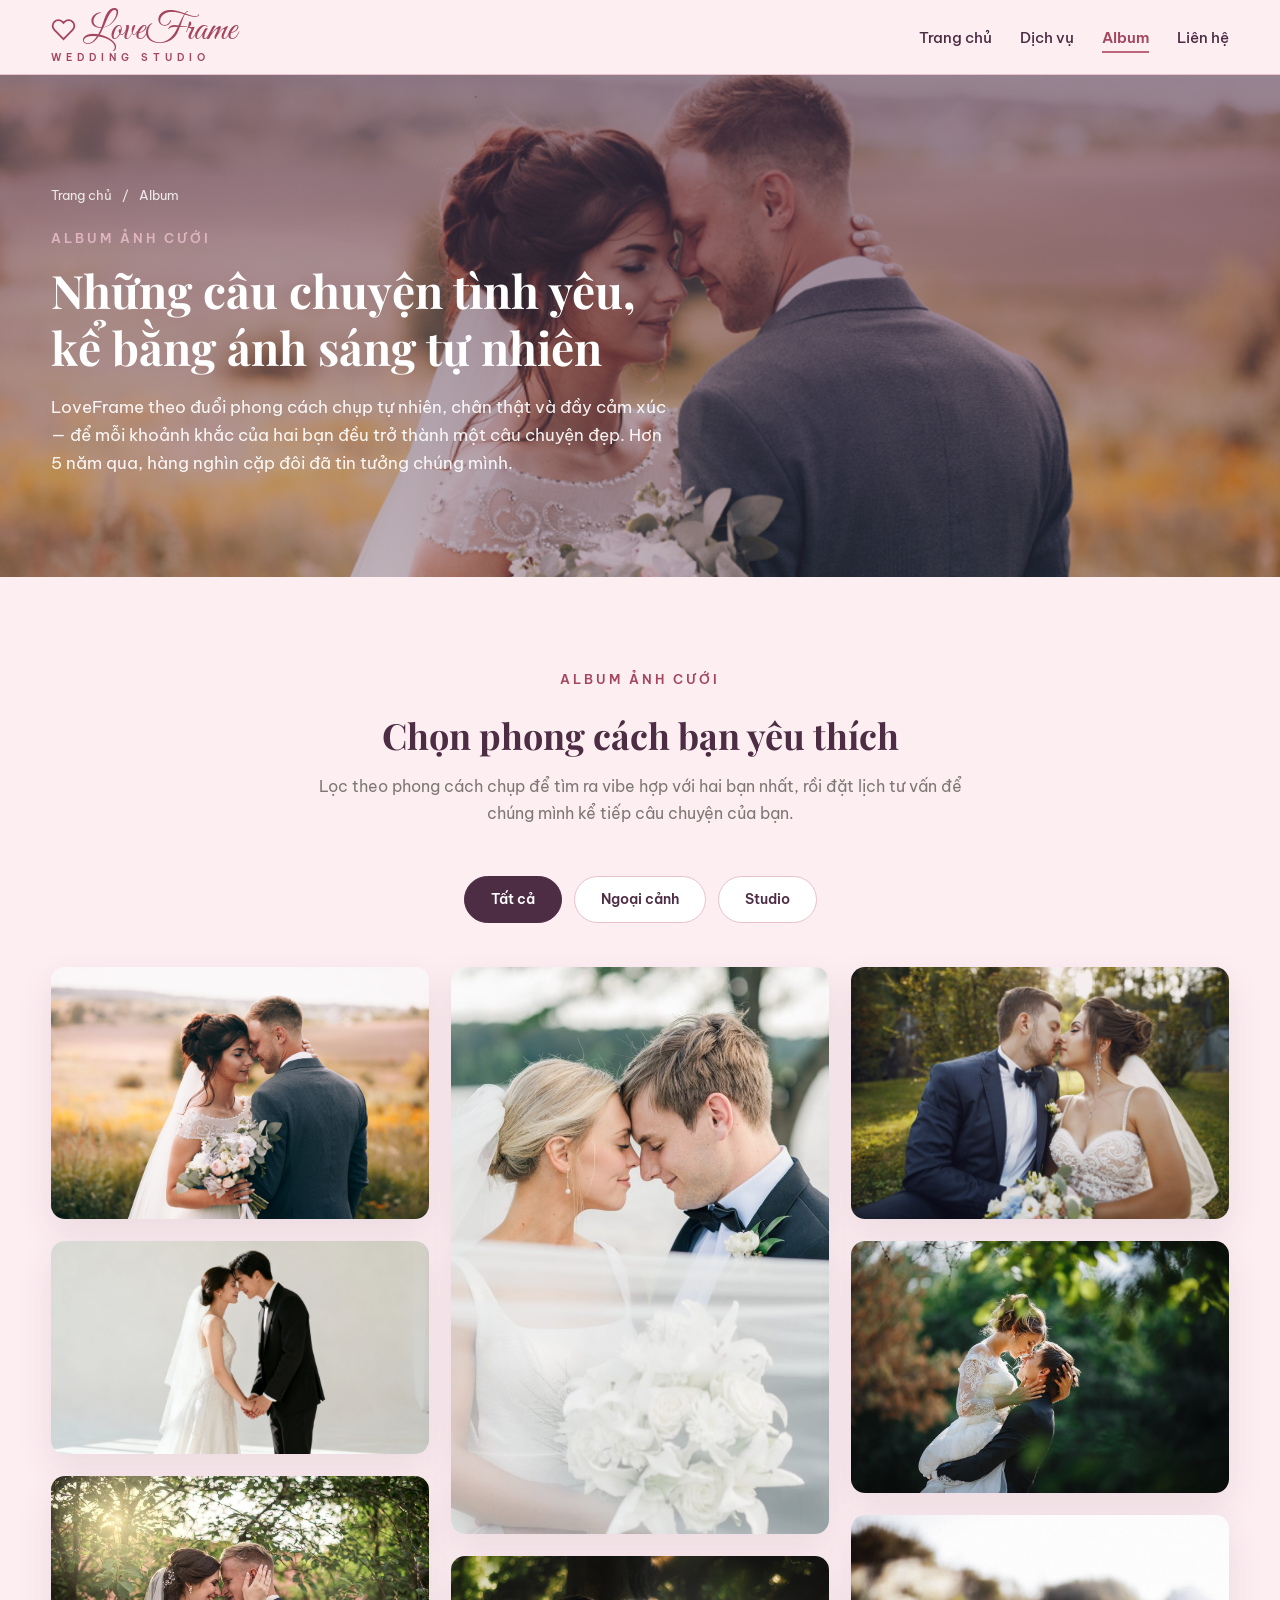
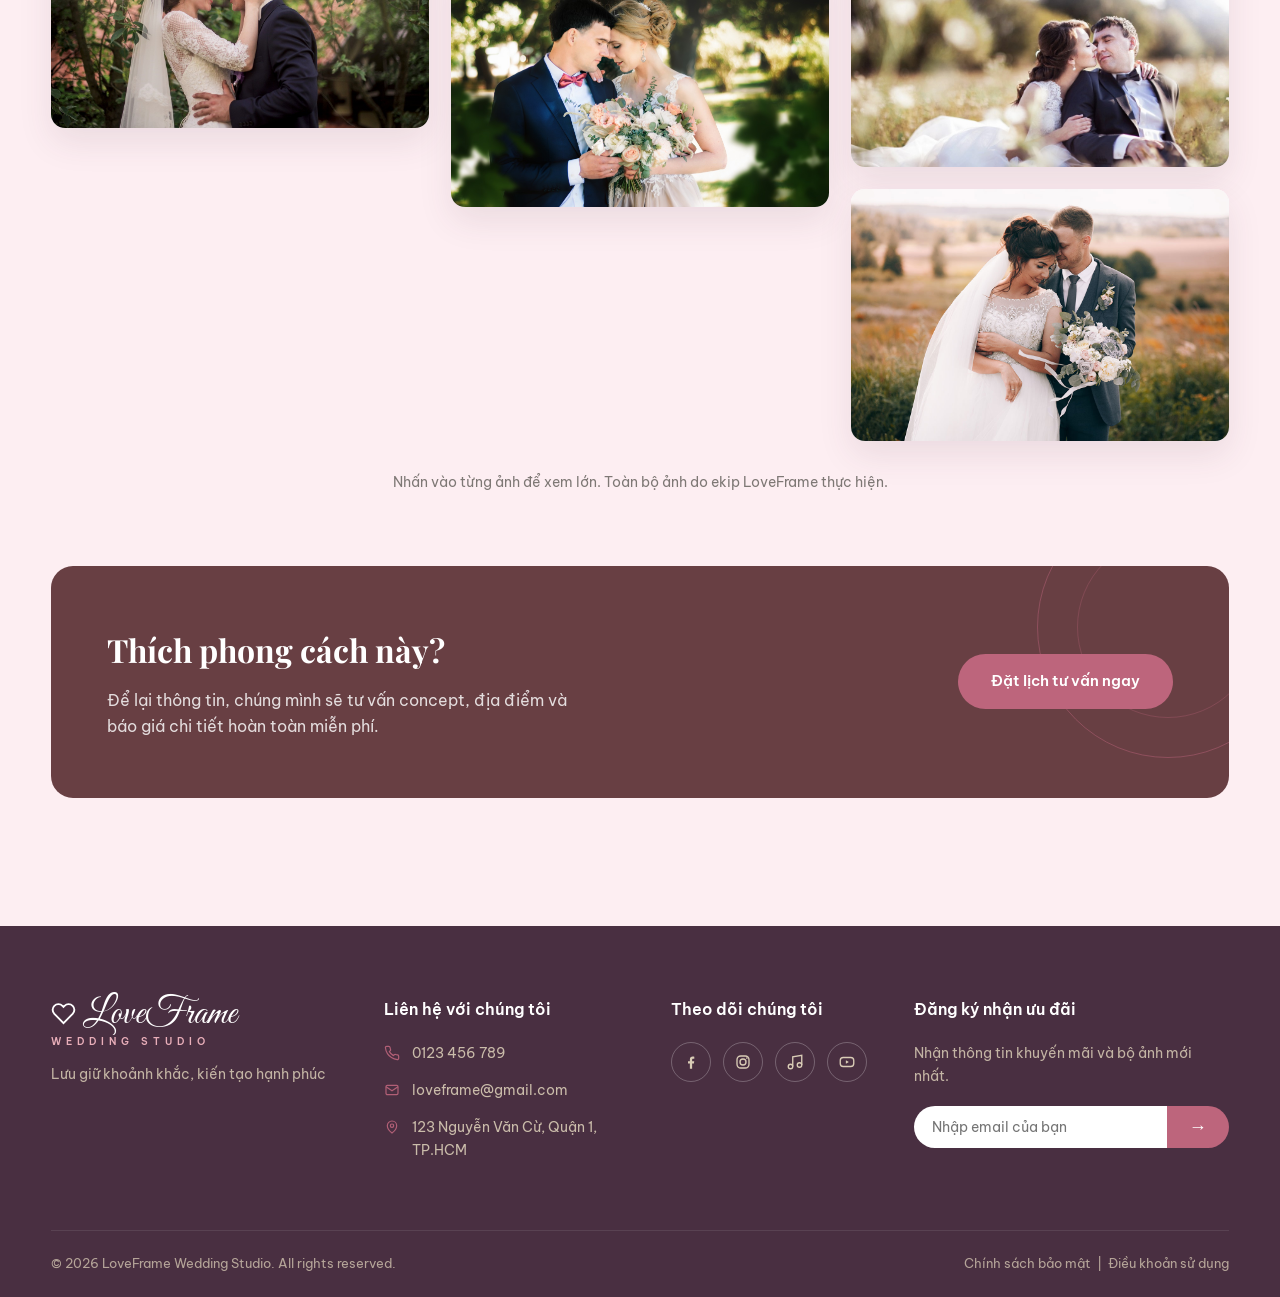
<file: gallery.html>
<!DOCTYPE html>
<html lang="vi">
<head>
<meta charset="UTF-8">
<meta name="viewport" content="width=device-width, initial-scale=1.0">
<title>Album ảnh cưới | LoveFrame Wedding Studio</title>
<meta name="description" content="Album ảnh cưới ngoại cảnh và studio của LoveFrame — phong cách tự nhiên, cảm xúc thật.">
<link rel="preconnect" href="https://fonts.googleapis.com">
<link rel="preconnect" href="https://fonts.gstatic.com" crossorigin>
<link href="https://fonts.googleapis.com/css2?family=Great+Vibes&family=Playfair+Display:ital,wght@0,500;0,600;0,700;1,500&family=Be+Vietnam+Pro:wght@400;500;600;700&display=swap" rel="stylesheet">
<link rel="stylesheet" href="css/common.css">
<link rel="stylesheet" href="css/gallery.css">
</head>
<body>
<header class="site-header">
  <div class="container nav-inner">
    <a href="index.html" class="logo"><svg width="25" height="25" viewBox="0 0 24 24" fill="none" stroke="currentColor" stroke-width="1.8" style="display: inline-block; vertical-align: -3px; margin-right: 7px;"><path d="M20.8 4.6a5.5 5.5 0 0 0-7.8 0L12 5.6l-1-1a5.5 5.5 0 0 0-7.8 7.8l1 1L12 21.2l7.8-7.8 1-1a5.5 5.5 0 0 0 0-7.8z"/></svg>LoveFrame<small>Wedding Studio</small></a>
    <input type="checkbox" class="nav-toggle" id="nav-toggle">
    <nav>
      <ul class="menu">
        <li><a href="index.html">Trang chủ</a></li>
        <li><a href="dich-vu.html">Dịch vụ</a></li>
        <li><a href="gallery.html" class="active">Album</a></li>
        <li><a href="lien-he.html">Liên hệ</a></li>
      </ul>
    </nav>
    <label class="hamburger" for="nav-toggle" aria-label="Mở menu">
      <span></span><span></span><span></span>
    </label>
  </div>
</header>
<section class="page-hero" style="background-image: url('images/gallery/gallery-01.jpg');">
  <div class="container">
    <div class="crumb"><a href="index.html">Trang chủ</a><span>/</span><span>Album</span></div>
    <span class="eyebrow">Album ảnh cưới</span>
    <h1>Những câu chuyện tình yêu,<br>kể bằng ánh sáng tự nhiên</h1>
    <p>LoveFrame theo đuổi phong cách chụp tự nhiên, chân thật và đầy cảm xúc — để mỗi khoảnh khắc của hai bạn đều trở thành một câu chuyện đẹp. Hơn 5 năm qua, hàng nghìn cặp đôi đã tin tưởng chúng mình.</p>
  </div>
</section>
<main class="section">
  <div class="container">
    <div class="section-head">
      <span class="eyebrow">Album ảnh cưới</span>
      <h2>Chọn phong cách bạn yêu thích</h2>
      <p>Lọc theo phong cách chụp để tìm ra vibe hợp với hai bạn nhất, rồi đặt lịch tư vấn để chúng mình kể tiếp câu chuyện của bạn.</p>
    </div>
    <input type="radio" class="gal-input" name="gal-filter" id="f-all" checked>
    <input type="radio" class="gal-input" name="gal-filter" id="f-ngoai">
    <input type="radio" class="gal-input" name="gal-filter" id="f-studio">
    <div class="filter-bar">
      <label class="filter-btn" for="f-all">Tất cả</label>
      <label class="filter-btn" for="f-ngoai">Ngoại cảnh</label>
      <label class="filter-btn" for="f-studio">Studio</label>
    </div>
    <div class="masonry">
      <a class="g-item" href="#lb-1" data-cat="ngoai-canh">
        <img src="images/gallery/gallery-01.jpg" alt="Cô dâu chú rể trán kề trán giữa cánh đồng lúc hoàng hôn" loading="lazy">
        <span class="g-cap"><span class="tag">Ngoại cảnh</span><h3>Minh &amp; An</h3><p>Hoàng hôn trên cánh đồng cỏ</p></span>
      </a>
      <a class="g-item" href="#lb-2" data-cat="studio">
        <img src="images/gallery/gallery-07.jpg" alt="Cô dâu chú rể nắm tay nhau trên nền trắng tối giản" loading="lazy">
        <span class="g-cap"><span class="tag">Studio</span><h3>Long &amp; Vy</h3><p>Phong cách tối giản, tinh tế</p></span>
      </a>
      <a class="g-item" href="#lb-3" data-cat="ngoai-canh">
        <img src="images/gallery/gallery-02.jpg" alt="Cô dâu chú rể hôn nhau giữa vườn cây xanh" loading="lazy">
        <span class="g-cap"><span class="tag">Ngoại cảnh</span><h3>Tuấn &amp; Linh</h3><p>Nụ hôn giữa vườn xanh</p></span>
      </a>
      <a class="g-item" href="#lb-4" data-cat="studio">
        <img src="images/gallery/gallery-09.jpg" alt="Cô dâu chú rể chạm trán qua lớp voan cưới mỏng" loading="lazy">
        <span class="g-cap"><span class="tag">Studio</span><h3>Hải &amp; Dung</h3><p>Khoảnh khắc tinh khôi sau voan cưới</p></span>
      </a>
      <a class="g-item" href="#lb-5" data-cat="ngoai-canh">
        <img src="images/gallery/gallery-03.jpg" alt="Cô dâu chú rể ôm bó hoa giữa khung cảnh thiên nhiên" loading="lazy">
        <span class="g-cap"><span class="tag">Ngoại cảnh</span><h3>Nam &amp; Phương</h3><p>Ngày nắng vàng rực rỡ</p></span>
      </a>
      <a class="g-item" href="#lb-6" data-cat="ngoai-canh">
        <img src="images/gallery/gallery-04.jpg" alt="Cô dâu chú rể sắp hôn nhau trong vườn hoa" loading="lazy">
        <span class="g-cap"><span class="tag">Ngoại cảnh</span><h3>Đức &amp; Hân</h3><p>Vườn hoa mùa hạ</p></span>
      </a>
      <a class="g-item" href="#lb-7" data-cat="ngoai-canh">
        <img src="images/gallery/gallery-10.jpg" alt="Chú rể bế cô dâu giữa rừng cây xanh" loading="lazy">
        <span class="g-cap"><span class="tag">Ngoại cảnh</span><h3>Phúc &amp; Thảo</h3><p>Bay bổng giữa rừng thông</p></span>
      </a>
      <a class="g-item" href="#lb-8" data-cat="ngoai-canh">
        <img src="images/gallery/gallery-05.jpg" alt="Cô dâu chú rể hôn nhau trên thảm cỏ với hoa mờ phía trước" loading="lazy">
        <span class="g-cap"><span class="tag">Ngoại cảnh</span><h3>Khoa &amp; Trâm</h3><p>Thảm cỏ xanh êm đềm</p></span>
      </a>
      <a class="g-item" href="#lb-9" data-cat="ngoai-canh">
        <img src="images/gallery/gallery-06.jpg" alt="Cô dâu chú rể ôm nhau giữa cánh đồng lúc chiều tà" loading="lazy">
        <span class="g-cap"><span class="tag">Ngoại cảnh</span><h3>Bảo &amp; Ngọc</h3><p>Chiều vàng ôm trọn yêu thương</p></span>
      </a>
    </div>
    <p class="gallery-note">Nhấn vào từng ảnh để xem lớn. Toàn bộ ảnh do ekip LoveFrame thực hiện.</p>
    <div class="lightbox" id="lb-1">
      <a class="lb-btn lb-close" href="#!" aria-label="Đóng">✕</a>
      <a class="lb-btn lb-prev" href="#lb-9" aria-label="Ảnh trước">‹</a>
      <div class="lb-inner">
        <img src="images/gallery/gallery-01.jpg" alt="Cô dâu chú rể trán kề trán giữa cánh đồng lúc hoàng hôn">
        <div class="lb-cap"><h3>Minh &amp; An</h3><p>Hoàng hôn trên cánh đồng cỏ — Ngoại cảnh</p></div>
        <div class="lb-count">1 / 9</div>
      </div>
      <a class="lb-btn lb-next" href="#lb-2" aria-label="Ảnh sau">›</a>
    </div>
    <div class="lightbox" id="lb-2">
      <a class="lb-btn lb-close" href="#!" aria-label="Đóng">✕</a>
      <a class="lb-btn lb-prev" href="#lb-1" aria-label="Ảnh trước">‹</a>
      <div class="lb-inner">
        <img src="images/gallery/gallery-07.jpg" alt="Cô dâu chú rể nắm tay nhau trên nền trắng tối giản">
        <div class="lb-cap"><h3>Long &amp; Vy</h3><p>Phong cách tối giản, tinh tế — Studio</p></div>
        <div class="lb-count">2 / 9</div>
      </div>
      <a class="lb-btn lb-next" href="#lb-3" aria-label="Ảnh sau">›</a>
    </div>
    <div class="lightbox" id="lb-3">
      <a class="lb-btn lb-close" href="#!" aria-label="Đóng">✕</a>
      <a class="lb-btn lb-prev" href="#lb-2" aria-label="Ảnh trước">‹</a>
      <div class="lb-inner">
        <img src="images/gallery/gallery-02.jpg" alt="Cô dâu chú rể hôn nhau giữa vườn cây xanh">
        <div class="lb-cap"><h3>Tuấn &amp; Linh</h3><p>Nụ hôn giữa vườn xanh — Ngoại cảnh</p></div>
        <div class="lb-count">3 / 9</div>
      </div>
      <a class="lb-btn lb-next" href="#lb-4" aria-label="Ảnh sau">›</a>
    </div>
    <div class="lightbox" id="lb-4">
      <a class="lb-btn lb-close" href="#!" aria-label="Đóng">✕</a>
      <a class="lb-btn lb-prev" href="#lb-3" aria-label="Ảnh trước">‹</a>
      <div class="lb-inner">
        <img src="images/gallery/gallery-09.jpg" alt="Cô dâu chú rể chạm trán qua lớp voan cưới mỏng">
        <div class="lb-cap"><h3>Hải &amp; Dung</h3><p>Khoảnh khắc tinh khôi sau voan cưới — Studio</p></div>
        <div class="lb-count">4 / 9</div>
      </div>
      <a class="lb-btn lb-next" href="#lb-5" aria-label="Ảnh sau">›</a>
    </div>
    <div class="lightbox" id="lb-5">
      <a class="lb-btn lb-close" href="#!" aria-label="Đóng">✕</a>
      <a class="lb-btn lb-prev" href="#lb-4" aria-label="Ảnh trước">‹</a>
      <div class="lb-inner">
        <img src="images/gallery/gallery-03.jpg" alt="Cô dâu chú rể ôm bó hoa giữa khung cảnh thiên nhiên">
        <div class="lb-cap"><h3>Nam &amp; Phương</h3><p>Ngày nắng vàng rực rỡ — Ngoại cảnh</p></div>
        <div class="lb-count">5 / 9</div>
      </div>
      <a class="lb-btn lb-next" href="#lb-6" aria-label="Ảnh sau">›</a>
    </div>
    <div class="lightbox" id="lb-6">
      <a class="lb-btn lb-close" href="#!" aria-label="Đóng">✕</a>
      <a class="lb-btn lb-prev" href="#lb-5" aria-label="Ảnh trước">‹</a>
      <div class="lb-inner">
        <img src="images/gallery/gallery-04.jpg" alt="Cô dâu chú rể sắp hôn nhau trong vườn hoa">
        <div class="lb-cap"><h3>Đức &amp; Hân</h3><p>Vườn hoa mùa hạ — Ngoại cảnh</p></div>
        <div class="lb-count">6 / 9</div>
      </div>
      <a class="lb-btn lb-next" href="#lb-7" aria-label="Ảnh sau">›</a>
    </div>
    <div class="lightbox" id="lb-7">
      <a class="lb-btn lb-close" href="#!" aria-label="Đóng">✕</a>
      <a class="lb-btn lb-prev" href="#lb-6" aria-label="Ảnh trước">‹</a>
      <div class="lb-inner">
        <img src="images/gallery/gallery-10.jpg" alt="Chú rể bế cô dâu giữa rừng cây xanh">
        <div class="lb-cap"><h3>Phúc &amp; Thảo</h3><p>Bay bổng giữa rừng thông — Ngoại cảnh</p></div>
        <div class="lb-count">7 / 9</div>
      </div>
      <a class="lb-btn lb-next" href="#lb-8" aria-label="Ảnh sau">›</a>
    </div>
    <div class="lightbox" id="lb-8">
      <a class="lb-btn lb-close" href="#!" aria-label="Đóng">✕</a>
      <a class="lb-btn lb-prev" href="#lb-7" aria-label="Ảnh trước">‹</a>
      <div class="lb-inner">
        <img src="images/gallery/gallery-05.jpg" alt="Cô dâu chú rể hôn nhau trên thảm cỏ với hoa mờ phía trước">
        <div class="lb-cap"><h3>Khoa &amp; Trâm</h3><p>Thảm cỏ xanh êm đềm — Ngoại cảnh</p></div>
        <div class="lb-count">8 / 9</div>
      </div>
      <a class="lb-btn lb-next" href="#lb-9" aria-label="Ảnh sau">›</a>
    </div>
    <div class="lightbox" id="lb-9">
      <a class="lb-btn lb-close" href="#!" aria-label="Đóng">✕</a>
      <a class="lb-btn lb-prev" href="#lb-8" aria-label="Ảnh trước">‹</a>
      <div class="lb-inner">
        <img src="images/gallery/gallery-06.jpg" alt="Cô dâu chú rể ôm nhau giữa cánh đồng lúc chiều tà">
        <div class="lb-cap"><h3>Bảo &amp; Ngọc</h3><p>Chiều vàng ôm trọn yêu thương — Ngoại cảnh</p></div>
        <div class="lb-count">9 / 9</div>
      </div>
      <a class="lb-btn lb-next" href="#lb-1" aria-label="Ảnh sau">›</a>
    </div>
    <div class="cta-band">
      <div>
        <h2>Thích phong cách này?</h2>
        <p>Để lại thông tin, chúng mình sẽ tư vấn concept, địa điểm và báo giá chi tiết hoàn toàn miễn phí.</p>
      </div>
      <a href="lien-he.html" class="btn btn-gold">Đặt lịch tư vấn ngay</a>
    </div>
  </div>
</main>
<footer class="site-footer">
  <div class="container">
    <div class="footer-grid">
      <div class="footer-brand">
        <a href="index.html" class="logo"><svg width="25" height="25" viewBox="0 0 24 24" fill="none" stroke="currentColor" stroke-width="1.8" style="display: inline-block; vertical-align: -3px; margin-right: 7px;"><path d="M20.8 4.6a5.5 5.5 0 0 0-7.8 0L12 5.6l-1-1a5.5 5.5 0 0 0-7.8 7.8l1 1L12 21.2l7.8-7.8 1-1a5.5 5.5 0 0 0 0-7.8z"/></svg>LoveFrame<small>Wedding Studio</small></a>
        <p>Lưu giữ khoảnh khắc, kiến tạo hạnh phúc</p>
      </div>
      <div>
        <h4>Liên hệ với chúng tôi</h4>
        <ul class="footer-contact">
          <li><svg width="16" height="16" viewBox="0 0 24 24" fill="none" stroke="currentColor" stroke-width="1.8"><path d="M22 16.92v3a2 2 0 0 1-2.18 2 19.79 19.79 0 0 1-8.63-3.07 19.5 19.5 0 0 1-6-6A19.79 19.79 0 0 1 2.12 4.18 2 2 0 0 1 4.11 2h3a2 2 0 0 1 2 1.72c.13.96.36 1.9.7 2.81a2 2 0 0 1-.45 2.11L8.09 9.91a16 16 0 0 0 6 6l1.27-1.27a2 2 0 0 1 2.11-.45c.91.34 1.85.57 2.81.7A2 2 0 0 1 22 16.92z"/></svg><span>0123 456 789</span></li>
          <li><svg width="16" height="16" viewBox="0 0 24 24" fill="none" stroke="currentColor" stroke-width="1.8"><rect x="3" y="5" width="18" height="14" rx="2"/><path d="M3 7l9 6 9-6"/></svg><span>loveframe@gmail.com</span></li>
          <li><svg width="16" height="16" viewBox="0 0 24 24" fill="none" stroke="currentColor" stroke-width="1.8"><path d="M12 21s-7-5.5-7-11a7 7 0 0 1 14 0c0 5.5-7 11-7 11z"/><circle cx="12" cy="10" r="2.5"/></svg><span>123 Nguyễn Văn Cừ, Quận 1, TP.HCM</span></li>
        </ul>
      </div>
      <div>
        <h4>Theo dõi chúng tôi</h4>
        <div class="socials">
          <a href="#" aria-label="Facebook"><svg width="18" height="18" viewBox="0 0 24 24" fill="currentColor"><path d="M13.5 21v-7h2.4l.4-3h-2.8V9.1c0-.9.3-1.5 1.6-1.5h1.3V4.9c-.3 0-1.2-.1-2.2-.1-2.2 0-3.7 1.3-3.7 3.8V11H8v3h2.5v7h3z"/></svg></a>
          <a href="#" aria-label="Instagram"><svg width="18" height="18" viewBox="0 0 24 24" fill="none" stroke="currentColor" stroke-width="1.8"><rect x="4" y="4" width="16" height="16" rx="5"/><circle cx="12" cy="12" r="4"/><circle cx="17.2" cy="6.8" r="1.1" fill="currentColor" stroke="none"/></svg></a>
          <a href="#" aria-label="TikTok"><svg width="18" height="18" viewBox="0 0 24 24" fill="none" stroke="currentColor" stroke-width="1.8"><path d="M9 18V5l12-2v13"/><circle cx="6" cy="18" r="3"/><circle cx="18" cy="16" r="3"/></svg></a>
          <a href="#" aria-label="Youtube"><svg width="18" height="18" viewBox="0 0 24 24" fill="none" stroke="currentColor" stroke-width="1.8"><rect x="3" y="6" width="18" height="12" rx="4"/><path d="M10.5 9.8v4.4L14.5 12z" fill="currentColor" stroke="none"/></svg></a>
        </div>
      </div>
      <div class="footer-newsletter">
        <h4>Đăng ký nhận ưu đãi</h4>
        <p>Nhận thông tin khuyến mãi và bộ ảnh mới nhất.</p>
        <form class="newsletter-form" action="#" method="get">
          <input type="email" name="newsletter-email" placeholder="Nhập email của bạn" aria-label="Email nhận ưu đãi" required>
          <button type="submit" aria-label="Đăng ký nhận ưu đãi">→</button>
        </form>
      </div>
    </div>
    <div class="footer-bottom">
      <span>© 2026 LoveFrame Wedding Studio. All rights reserved.</span>
      <span><a href="#">Chính sách bảo mật</a> &nbsp;|&nbsp; <a href="#">Điều khoản sử dụng</a></span>
    </div>
  </div>
</footer>
</body>
</html>
</file>
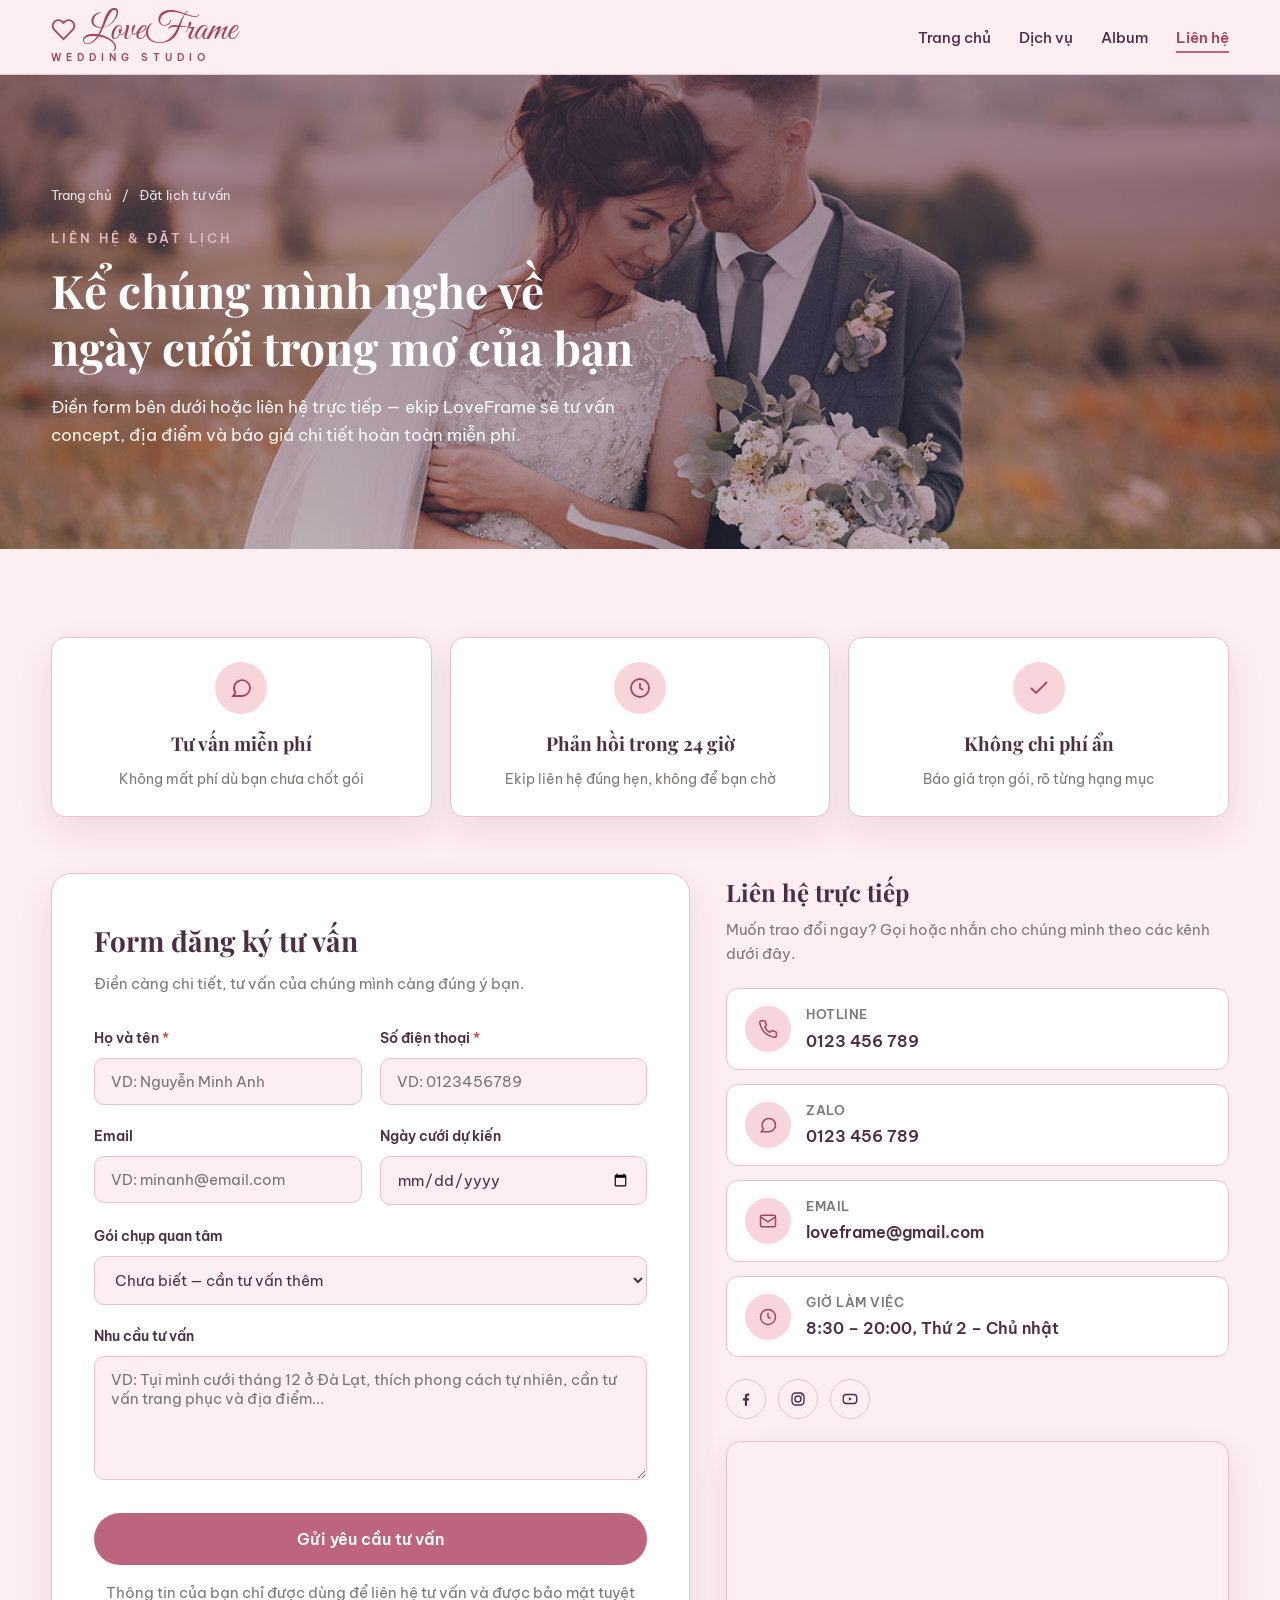
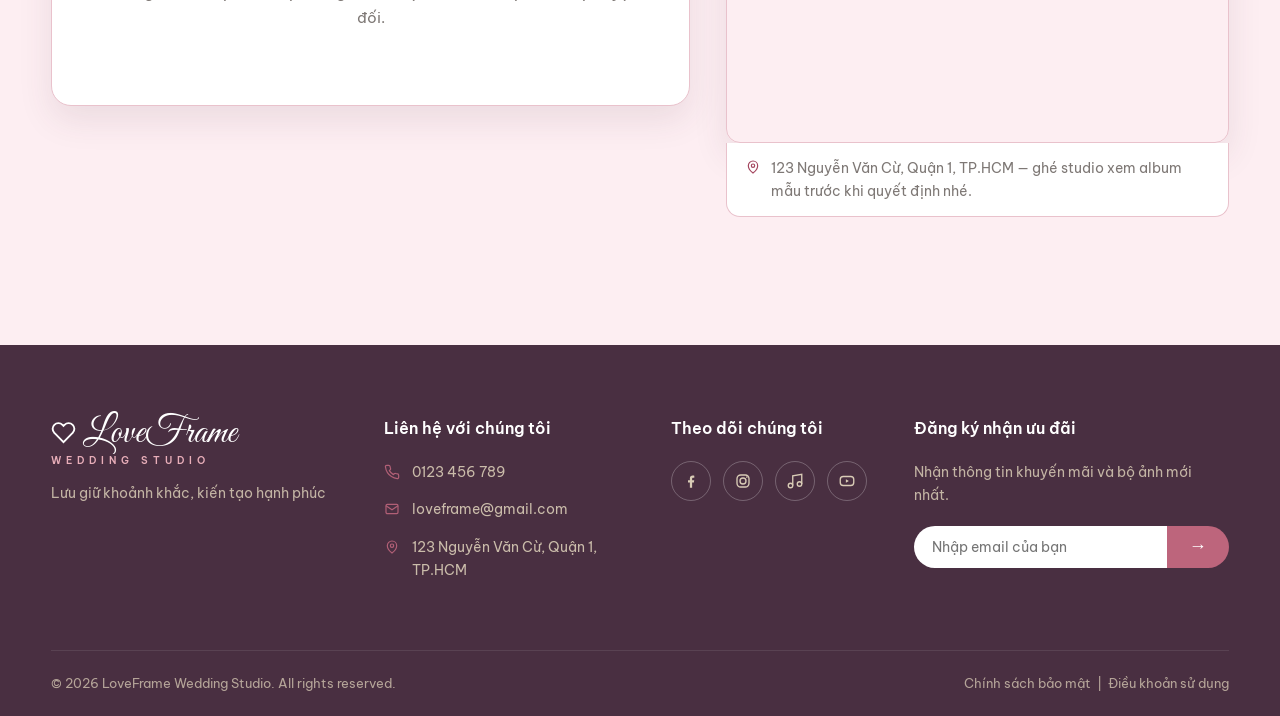
<file: lien-he.html>
<!DOCTYPE html>
<html lang="vi">
<head>
<meta charset="UTF-8">
<meta name="viewport" content="width=device-width, initial-scale=1.0">
<title>Liên hệ &amp; Đặt lịch tư vấn | LoveFrame Wedding Studio</title>
<meta name="description" content="Đặt lịch tư vấn chụp ảnh cưới miễn phí tại LoveFrame. Để lại thông tin, chúng mình sẽ liên hệ trong 24 giờ.">
<link rel="preconnect" href="https://fonts.googleapis.com">
<link rel="preconnect" href="https://fonts.gstatic.com" crossorigin>
<link href="https://fonts.googleapis.com/css2?family=Great+Vibes&family=Playfair+Display:ital,wght@0,500;0,600;0,700;1,500&family=Be+Vietnam+Pro:wght@400;500;600;700&display=swap" rel="stylesheet">
<link rel="stylesheet" href="css/common.css">
<link rel="stylesheet" href="css/contact.css">
</head>
<body>
<header class="site-header">
  <div class="container nav-inner">
    <a href="index.html" class="logo"><svg width="25" height="25" viewBox="0 0 24 24" fill="none" stroke="currentColor" stroke-width="1.8" style="display: inline-block; vertical-align: -3px; margin-right: 7px;"><path d="M20.8 4.6a5.5 5.5 0 0 0-7.8 0L12 5.6l-1-1a5.5 5.5 0 0 0-7.8 7.8l1 1L12 21.2l7.8-7.8 1-1a5.5 5.5 0 0 0 0-7.8z"/></svg>LoveFrame<small>Wedding Studio</small></a>
    <input type="checkbox" class="nav-toggle" id="nav-toggle">
    <nav>
      <ul class="menu">
        <li><a href="index.html">Trang chủ</a></li>
        <li><a href="dich-vu.html">Dịch vụ</a></li>
        <li><a href="gallery.html">Album</a></li>
        <li><a href="lien-he.html" class="active">Liên hệ</a></li>
      </ul>
    </nav>
    <label class="hamburger" for="nav-toggle" aria-label="Mở menu">
      <span></span><span></span><span></span>
    </label>
  </div>
</header>
<section class="page-hero" style="background-image: url('images/gallery/gallery-06.jpg');">
  <div class="container">
    <div class="crumb"><a href="index.html">Trang chủ</a><span>/</span><span>Đặt lịch tư vấn</span></div>
    <span class="eyebrow">Liên hệ &amp; đặt lịch</span>
    <h1>Kể chúng mình nghe về<br>ngày cưới trong mơ của bạn</h1>
    <p>Điền form bên dưới hoặc liên hệ trực tiếp — ekip LoveFrame sẽ tư vấn concept, địa điểm và báo giá chi tiết hoàn toàn miễn phí.</p>
  </div>
</section>
<main class="section">
  <div class="container">
    <div class="trust-strip">
      <div class="trust-item">
        <div class="t-icon"><svg width="24" height="24" viewBox="0 0 24 24" fill="none" stroke="currentColor" stroke-width="1.8"><path d="M21 12a8 8 0 0 1-8 8H4l2.5-3.2A8 8 0 1 1 21 12z"/><path d="M8.5 12h.01M12 12h.01M15.5 12h.01"/></svg></div>
        <strong>Tư vấn miễn phí</strong>
        <span>Không mất phí dù bạn chưa chốt gói</span>
      </div>
      <div class="trust-item">
        <div class="t-icon"><svg width="24" height="24" viewBox="0 0 24 24" fill="none" stroke="currentColor" stroke-width="1.8"><circle cx="12" cy="12" r="9"/><path d="M12 7v5l3.2 2"/></svg></div>
        <strong>Phản hồi trong 24 giờ</strong>
        <span>Ekip liên hệ đúng hẹn, không để bạn chờ</span>
      </div>
      <div class="trust-item">
        <div class="t-icon"><svg width="24" height="24" viewBox="0 0 24 24" fill="none" stroke="currentColor" stroke-width="1.8"><path d="M20 6L9 17l-5-5"/></svg></div>
        <strong>Không chi phí ẩn</strong>
        <span>Báo giá trọn gói, rõ từng hạng mục</span>
      </div>
    </div>
    <div class="booking-grid">
      <div class="form-card">
        <form id="booking-form" method="get" action="lien-he.html#gui-thanh-cong">
          <h2>Form đăng ký tư vấn</h2>
          <p>Điền càng chi tiết, tư vấn của chúng mình càng đúng ý bạn.</p>
          <div class="form-row">
            <div class="field">
              <label class="req" for="full-name">Họ và tên</label>
              <input type="text" id="full-name" name="full-name" placeholder="VD: Nguyễn Minh Anh" autocomplete="name" required minlength="2">
            </div>
            <div class="field">
              <label class="req" for="phone">Số điện thoại</label>
              <input type="tel" id="phone" name="phone" placeholder="VD: 0123456789" autocomplete="tel" required pattern="(0|\+84)(3|5|7|8|9)[0-9]{8}" title="Nhập số điện thoại Việt Nam gồm 10 số, ví dụ: 0123456789">
            </div>
          </div>
          <div class="form-row">
            <div class="field">
              <label for="email">Email</label>
              <input type="email" id="email" name="email" placeholder="VD: minanh@email.com" autocomplete="email">
            </div>
            <div class="field">
              <label for="wedding-date">Ngày cưới dự kiến</label>
              <input type="date" id="wedding-date" name="wedding-date">
            </div>
          </div>
          <div class="field">
            <label for="package">Gói chụp quan tâm</label>
            <select id="package" name="package">
              <option value="chua-biet">Chưa biết — cần tư vấn thêm</option>
              <option value="studio">Gói Studio — 7.900.000đ</option>
              <option value="ngoai-canh-sai-gon">Gói Ngoại cảnh Sài Gòn — 9.900.000đ</option>
              <option value="phim-truong">Gói Phim trường — 10.900.000đ (được chọn nhiều)</option>
              <option value="ket-hop">Gói Kết hợp — 11.900.000đ</option>
              <option value="da-lat">Gói Đà Lạt — 16.900.000đ</option>
              <option value="tinh-thanh-khac">Gói Tỉnh thành khác — 21.900.000đ</option>
            </select>
          </div>

          <div class="field">
            <label for="message">Nhu cầu tư vấn</label>
            <textarea id="message" name="message" placeholder="VD: Tụi mình cưới tháng 12 ở Đà Lạt, thích phong cách tự nhiên, cần tư vấn trang phục và địa điểm..."></textarea>
          </div>

          <button type="submit" class="btn btn-gold">Gửi yêu cầu tư vấn</button>
          <p class="form-note">Thông tin của bạn chỉ được dùng để liên hệ tư vấn và được bảo mật tuyệt đối.</p>
        </form>

        <div class="success-panel" id="gui-thanh-cong">
          <div class="success-check">
            <svg width="36" height="36" viewBox="0 0 24 24" fill="none" stroke="currentColor" stroke-width="2.4"><path d="M20 6L9 17l-5-5"/></svg>
          </div>
          <h3>Cảm ơn bạn đã đăng ký!</h3>
          <p>Yêu cầu tư vấn của bạn đã được ghi nhận.<br>Ekip LoveFrame sẽ liên hệ lại trong vòng 24 giờ làm việc.</p>
          <a href="gallery.html" class="btn btn-outline">Xem lại album ảnh</a>
        </div>
      </div>
      <aside class="booking-aside">
        <h3>Liên hệ trực tiếp</h3>
        <p>Muốn trao đổi ngay? Gọi hoặc nhắn cho chúng mình theo các kênh dưới đây.</p>
        <div class="contact-list">
          <a class="contact-item" href="tel:0123456789">
            <span class="icon-badge"><svg width="20" height="20" viewBox="0 0 24 24" fill="none" stroke="currentColor" stroke-width="1.8"><path d="M22 16.92v3a2 2 0 0 1-2.18 2 19.79 19.79 0 0 1-8.63-3.07 19.5 19.5 0 0 1-6-6A19.79 19.79 0 0 1 2.12 4.18 2 2 0 0 1 4.11 2h3a2 2 0 0 1 2 1.72c.13.96.36 1.9.7 2.81a2 2 0 0 1-.45 2.11L8.09 9.91a16 16 0 0 0 6 6l1.27-1.27a2 2 0 0 1 2.11-.45c.91.34 1.85.57 2.81.7A2 2 0 0 1 22 16.92z"/></svg></span>
            <div><strong>Hotline</strong><span>0123 456 789</span></div>
          </a>
          <a class="contact-item" href="https://zalo.me/0123456789" target="_blank" rel="noopener">
            <span class="icon-badge"><svg width="20" height="20" viewBox="0 0 24 24" fill="none" stroke="currentColor" stroke-width="1.8"><path d="M21 12a8 8 0 0 1-8 8H4l2.5-3.2A8 8 0 1 1 21 12z"/><path d="M8.5 12h.01M12 12h.01M15.5 12h.01"/></svg></span>
            <div><strong>Zalo</strong><span>0123 456 789</span></div>
          </a>
          <a class="contact-item" href="mailto:loveframe@gmail.com">
            <span class="icon-badge"><svg width="20" height="20" viewBox="0 0 24 24" fill="none" stroke="currentColor" stroke-width="1.8"><rect x="3" y="5" width="18" height="14" rx="2"/><path d="M3 7l9 6 9-6"/></svg></span>
            <div><strong>Email</strong><span>loveframe@gmail.com</span></div>
          </a>
          <div class="contact-item">
            <span class="icon-badge"><svg width="20" height="20" viewBox="0 0 24 24" fill="none" stroke="currentColor" stroke-width="1.8"><circle cx="12" cy="12" r="9"/><path d="M12 7v5l3.2 2"/></svg></span>
            <div><strong>Giờ làm việc</strong><span>8:30 – 20:00, Thứ 2 – Chủ nhật</span></div>
          </div>
        </div>

        <div class="socials" style="margin-bottom: 22px;">
          <a href="#" aria-label="Facebook" style="border-color: var(--line); color: var(--ink);"><svg width="18" height="18" viewBox="0 0 24 24" fill="currentColor"><path d="M13.5 21v-7h2.4l.4-3h-2.8V9.1c0-.9.3-1.5 1.6-1.5h1.3V4.9c-.3 0-1.2-.1-2.2-.1-2.2 0-3.7 1.3-3.7 3.8V11H8v3h2.5v7h3z"/></svg></a>
          <a href="#" aria-label="Instagram" style="border-color: var(--line); color: var(--ink);"><svg width="18" height="18" viewBox="0 0 24 24" fill="none" stroke="currentColor" stroke-width="1.8"><rect x="4" y="4" width="16" height="16" rx="5"/><circle cx="12" cy="12" r="4"/><circle cx="17.2" cy="6.8" r="1.1" fill="currentColor" stroke="none"/></svg></a>
          <a href="#" aria-label="Youtube" style="border-color: var(--line); color: var(--ink);"><svg width="18" height="18" viewBox="0 0 24 24" fill="none" stroke="currentColor" stroke-width="1.8"><rect x="3" y="6" width="18" height="12" rx="4"/><path d="M10.5 9.8v4.4L14.5 12z" fill="currentColor" stroke="none"/></svg></a>
        </div>

        <div class="map-wrap">
          <iframe title="Bản đồ LoveFrame Wedding Studio" src="https://www.google.com/maps?q=Nguyen%20Van%20Cu%2C%20Quan%201%2C%20Ho%20Chi%20Minh%20City&output=embed" loading="lazy" referrerpolicy="no-referrer-when-downgrade"></iframe>
        </div>
        <div class="map-cap">
          <svg width="16" height="16" viewBox="0 0 24 24" fill="none" stroke="currentColor" stroke-width="1.8"><path d="M12 21s-7-5.5-7-11a7 7 0 0 1 14 0c0 5.5-7 11-7 11z"/><circle cx="12" cy="10" r="2.5"/></svg>
          <span>123 Nguyễn Văn Cừ, Quận 1, TP.HCM — ghé studio xem album mẫu trước khi quyết định nhé.</span>
        </div>
      </aside>
    </div>
  </div>
</main>
<footer class="site-footer">
  <div class="container">
    <div class="footer-grid">
      <div class="footer-brand">
        <a href="index.html" class="logo"><svg width="25" height="25" viewBox="0 0 24 24" fill="none" stroke="currentColor" stroke-width="1.8" style="display: inline-block; vertical-align: -3px; margin-right: 7px;"><path d="M20.8 4.6a5.5 5.5 0 0 0-7.8 0L12 5.6l-1-1a5.5 5.5 0 0 0-7.8 7.8l1 1L12 21.2l7.8-7.8 1-1a5.5 5.5 0 0 0 0-7.8z"/></svg>LoveFrame<small>Wedding Studio</small></a>
        <p>Lưu giữ khoảnh khắc, kiến tạo hạnh phúc</p>
      </div>
      <div>
        <h4>Liên hệ với chúng tôi</h4>
        <ul class="footer-contact">
          <li><svg width="16" height="16" viewBox="0 0 24 24" fill="none" stroke="currentColor" stroke-width="1.8"><path d="M22 16.92v3a2 2 0 0 1-2.18 2 19.79 19.79 0 0 1-8.63-3.07 19.5 19.5 0 0 1-6-6A19.79 19.79 0 0 1 2.12 4.18 2 2 0 0 1 4.11 2h3a2 2 0 0 1 2 1.72c.13.96.36 1.9.7 2.81a2 2 0 0 1-.45 2.11L8.09 9.91a16 16 0 0 0 6 6l1.27-1.27a2 2 0 0 1 2.11-.45c.91.34 1.85.57 2.81.7A2 2 0 0 1 22 16.92z"/></svg><span>0123 456 789</span></li>
          <li><svg width="16" height="16" viewBox="0 0 24 24" fill="none" stroke="currentColor" stroke-width="1.8"><rect x="3" y="5" width="18" height="14" rx="2"/><path d="M3 7l9 6 9-6"/></svg><span>loveframe@gmail.com</span></li>
          <li><svg width="16" height="16" viewBox="0 0 24 24" fill="none" stroke="currentColor" stroke-width="1.8"><path d="M12 21s-7-5.5-7-11a7 7 0 0 1 14 0c0 5.5-7 11-7 11z"/><circle cx="12" cy="10" r="2.5"/></svg><span>123 Nguyễn Văn Cừ, Quận 1, TP.HCM</span></li>
        </ul>
      </div>
      <div>
        <h4>Theo dõi chúng tôi</h4>
        <div class="socials">
          <a href="#" aria-label="Facebook"><svg width="18" height="18" viewBox="0 0 24 24" fill="currentColor"><path d="M13.5 21v-7h2.4l.4-3h-2.8V9.1c0-.9.3-1.5 1.6-1.5h1.3V4.9c-.3 0-1.2-.1-2.2-.1-2.2 0-3.7 1.3-3.7 3.8V11H8v3h2.5v7h3z"/></svg></a>
          <a href="#" aria-label="Instagram"><svg width="18" height="18" viewBox="0 0 24 24" fill="none" stroke="currentColor" stroke-width="1.8"><rect x="4" y="4" width="16" height="16" rx="5"/><circle cx="12" cy="12" r="4"/><circle cx="17.2" cy="6.8" r="1.1" fill="currentColor" stroke="none"/></svg></a>
          <a href="#" aria-label="TikTok"><svg width="18" height="18" viewBox="0 0 24 24" fill="none" stroke="currentColor" stroke-width="1.8"><path d="M9 18V5l12-2v13"/><circle cx="6" cy="18" r="3"/><circle cx="18" cy="16" r="3"/></svg></a>
          <a href="#" aria-label="Youtube"><svg width="18" height="18" viewBox="0 0 24 24" fill="none" stroke="currentColor" stroke-width="1.8"><rect x="3" y="6" width="18" height="12" rx="4"/><path d="M10.5 9.8v4.4L14.5 12z" fill="currentColor" stroke="none"/></svg></a>
        </div>
      </div>
      <div class="footer-newsletter">
        <h4>Đăng ký nhận ưu đãi</h4>
        <p>Nhận thông tin khuyến mãi và bộ ảnh mới nhất.</p>
        <form class="newsletter-form" action="#" method="get">
          <input type="email" name="newsletter-email" placeholder="Nhập email của bạn" aria-label="Email nhận ưu đãi" required>
          <button type="submit" aria-label="Đăng ký nhận ưu đãi">→</button>
        </form>
      </div>
    </div>
    <div class="footer-bottom">
      <span>© 2026 LoveFrame Wedding Studio. All rights reserved.</span>
      <span><a href="#">Chính sách bảo mật</a> &nbsp;|&nbsp; <a href="#">Điều khoản sử dụng</a></span>
    </div>
  </div>
</footer>
</body>
</html>
</file>
<file: css/common.css>
:root {
  --cream: #FDEEF2;
  --sand: #F8D5DB;
  --ink: #4D2D44;
  --muted: #7E7875;
  --gold: #BD657C;
  --gold-deep: #A4465F;
  --plum: #683F43;
  --line: #E9C2CC;
  --white: #FFFFFF;
  --radius: 14px;
  --shadow: 0 14px 34px rgba(77, 45, 68, 0.10);
  --font-head: "Playfair Display", "Times New Roman", serif;
  --font-body: "Be Vietnam Pro", "Segoe UI", Arial, sans-serif;
}
* {
  margin: 0;
  padding: 0;
  box-sizing: border-box;
}
html {
  scroll-behavior: smooth;
}
body {
  font-family: var(--font-body);
  background: var(--cream);
  color: var(--ink);
  line-height: 1.65;
  font-size: 16px;
}
img {
  max-width: 100%;
  display: block;
}
a {
  text-decoration: none;
  color: inherit;
}
ul {
  list-style: none;
}
.container {
  width: min(1180px, 92%);
  margin: 0 auto;
}
.btn {
  display: inline-flex;
  align-items: center;
  justify-content: center;
  gap: 10px;
  padding: 14px 32px;
  border-radius: 999px;
  font-weight: 600;
  font-size: 15px;
  font-family: var(--font-body);
  border: 1px solid transparent;
  cursor: pointer;
  transition: transform 0.25s ease, box-shadow 0.25s ease, background 0.25s ease;
}
.btn:hover {
  transform: translateY(-2px);
  box-shadow: var(--shadow);
}
.btn-gold {
  background: var(--gold);
  color: #fff;
}
.btn-gold:hover {
  background: var(--gold-deep);
}
.btn-outline {
  border-color: var(--ink);
  color: var(--ink);
  background: transparent;
}
.btn-outline:hover {
  background: var(--ink);
  color: #fff;
}
.btn-light {
  background: #fff;
  color: var(--ink);
}
.site-header {
  position: sticky;
  top: 0;
  z-index: 60;
  background: rgba(253, 238, 242, 0.94);
  backdrop-filter: blur(12px);
  -webkit-backdrop-filter: blur(12px);
  border-bottom: 1px solid var(--line);
  overflow-x: clip;
}
.nav-inner {
  display: flex;
  align-items: center;
  justify-content: space-between;
  height: 74px;
  gap: 20px;
  position: relative;
}
.logo {
  font-family: "Great Vibes", cursive;
  font-size: 38px;
  font-weight: 400;
  color: var(--gold-deep);
  line-height: 1;
  white-space: nowrap;
}
.logo small {
  display: block;
  font-family: var(--font-body);
  font-size: 10px;
  font-weight: 600;
  letter-spacing: 5px;
  text-transform: uppercase;
  color: var(--gold-deep);
  margin-top: 3px;
}
.nav-toggle {
  position: absolute;
  opacity: 0;
  pointer-events: none;
  width: 1px;
  height: 1px;
}
.menu {
  display: flex;
  align-items: center;
  gap: 28px;
}
.menu a {
  font-weight: 500;
  font-size: 15px;
  padding: 6px 0;
  position: relative;
}
.menu a::after {
  content: "";
  position: absolute;
  left: 0;
  bottom: 0;
  width: 0;
  height: 2px;
  background: var(--gold);
  transition: width 0.3s ease;
}
.menu a:hover::after {
  width: 100%;
}
.menu a.active {
  color: var(--gold-deep);
  font-weight: 600;
}
.menu a.active::after {
  width: 100%;
}
.nav-cta {
  padding: 11px 26px;
  font-size: 14px;
}
.hamburger {
  display: none;
  flex-direction: column;
  gap: 5px;
  background: none;
  border: none;
  cursor: pointer;
  padding: 8px;
}
.hamburger span {
  width: 26px;
  height: 2px;
  background: var(--ink);
  border-radius: 2px;
  transition: transform 0.3s ease, opacity 0.3s ease;
}
.page-hero {
  position: relative;
  padding: 110px 0 100px;
  color: #fff;
  background-size: cover;
  background-position: center 30%;
  overflow: hidden;
}
.page-hero::before {
  content: "";
  position: absolute;
  inset: 0;
  background: linear-gradient(180deg, rgba(77, 45, 68, 0.58), rgba(77, 45, 68, 0.34));
}
.page-hero .container {
  position: relative;
  z-index: 1;
}
.eyebrow {
  display: inline-block;
  font-size: 13px;
  font-weight: 600;
  letter-spacing: 3px;
  text-transform: uppercase;
  color: var(--gold-deep);
  margin-bottom: 12px;
}
.page-hero .eyebrow {
  color: #DFB5C0;
}
.page-hero h1 {
  font-family: var(--font-head);
  font-size: 46px;
  font-weight: 700;
  line-height: 1.25;
  max-width: 720px;
  margin-bottom: 16px;
}
.page-hero p {
  max-width: 620px;
  font-size: 17px;
  opacity: 0.92;
}
.crumb {
  display: flex;
  gap: 10px;
  align-items: center;
  font-size: 13px;
  margin-bottom: 18px;
  opacity: 0.85;
}
.crumb a:hover {
  text-decoration: underline;
}
.section {
  padding: 88px 0;
}
.section-head {
  text-align: center;
  max-width: 660px;
  margin: 0 auto 50px;
}
.section-head h2 {
  font-family: var(--font-head);
  font-size: 36px;
  font-weight: 700;
  margin: 10px 0 14px;
  line-height: 1.3;
}
.section-head p {
  color: var(--muted);
  font-size: 16px;
}
.site-footer {
  background: #492F41;
  color: #D9CCB6;
  padding: 70px 0 0;
  margin-top: 40px;
}
.footer-grid {
  display: grid;
  grid-template-columns: 1.3fr 1.1fr 0.9fr 1.4fr;
  gap: 40px;
}
.footer-brand .logo {
  color: #fff;
}
.footer-brand .logo small {
  color: #E8AEB9;
}
.footer-brand p {
  font-size: 14px;
  margin: 16px 0 22px;
  max-width: 300px;
  opacity: 0.85;
}
.site-footer h4 {
  color: #fff;
  font-size: 16px;
  font-weight: 600;
  margin-bottom: 20px;
}
.footer-newsletter p {
  font-size: 14px;
  opacity: 0.85;
}
.newsletter-form {
  display: flex;
  margin-top: 18px;
}
.newsletter-form input {
  flex: 1;
  min-width: 0;
  padding: 12px 18px;
  border: none;
  border-radius: 999px 0 0 999px;
  font-family: var(--font-body);
  font-size: 14px;
  color: var(--ink);
  background: #fff;
}
.newsletter-form input:focus {
  outline: none;
}
.newsletter-form button {
  background: var(--gold);
  color: #fff;
  border: none;
  padding: 0 22px;
  border-radius: 0 999px 999px 0;
  font-size: 18px;
  cursor: pointer;
  transition: background 0.25s ease;
}
.newsletter-form button:hover {
  background: var(--gold-deep);
}
.footer-links li {
  margin-bottom: 12px;
}
.footer-links a {
  font-size: 14px;
  opacity: 0.85;
  transition: opacity 0.2s ease, color 0.2s ease;
}
.footer-links a:hover {
  opacity: 1;
  color: var(--gold);
}
.footer-contact li {
  display: flex;
  gap: 12px;
  font-size: 14px;
  margin-bottom: 14px;
  opacity: 0.9;
  align-items: flex-start;
}
.footer-contact svg {
  flex-shrink: 0;
  margin-top: 3px;
  color: var(--gold);
}
.socials {
  display: flex;
  gap: 12px;
}
.socials a {
  width: 40px;
  height: 40px;
  border: 1px solid rgba(255, 255, 255, 0.25);
  border-radius: 50%;
  display: inline-flex;
  align-items: center;
  justify-content: center;
  transition: background 0.25s ease, border-color 0.25s ease;
}
.socials a:hover {
  background: var(--gold);
  border-color: var(--gold);
  color: #fff;
}
.footer-bottom {
  border-top: 1px solid rgba(255, 255, 255, 0.12);
  margin-top: 54px;
  padding: 22px 0;
  display: flex;
  justify-content: space-between;
  align-items: center;
  gap: 12px;
  flex-wrap: wrap;
  font-size: 13px;
  opacity: 0.75;
}
@media (max-width: 960px) {
  .menu {
    position: fixed;
    top: 74px;
    right: 0;
    width: min(320px, 84vw);
    height: calc(100vh - 74px);
    background: var(--cream);
    flex-direction: column;
    align-items: flex-start;
    padding: 32px 30px;
    gap: 6px;
    transform: translateX(105%);
    transition: transform 0.35s ease;
    box-shadow: -12px 0 30px rgba(77, 45, 68, 0.12);
    border-left: 1px solid var(--line);
    z-index: 55;
  }
  .nav-toggle:checked ~ nav .menu {
    transform: translateX(0);
  }
  .menu li {
    width: 100%;
  }
  .menu a {
    display: block;
    padding: 12px 0;
    font-size: 16px;
    border-bottom: 1px solid var(--line);
    width: 100%;
  }
  .menu a::after {
    display: none;
  }
  .menu .nav-cta {
    margin-top: 18px;
    width: 100%;
    border-bottom: none;
  }
  .hamburger {
    display: flex;
  }
  .nav-toggle:checked ~ .hamburger span:nth-child(1) {
    transform: translateY(7px) rotate(45deg);
  }
  .nav-toggle:checked ~ .hamburger span:nth-child(2) {
    opacity: 0;
  }
  .nav-toggle:checked ~ .hamburger span:nth-child(3) {
    transform: translateY(-7px) rotate(-45deg);
  }
  .footer-grid {
    grid-template-columns: 1fr 1fr;
  }
  .page-hero {
    padding: 84px 0 74px;
  }
  .page-hero h1 {
    font-size: 36px;
  }
  .section {
    padding: 64px 0;
  }
}
@media (max-width: 600px) {
  .footer-grid {
    grid-template-columns: 1fr;
    gap: 32px;
  }
  .page-hero h1 {
    font-size: 30px;
  }
  .page-hero p {
    font-size: 15px;
  }
  .section-head h2 {
    font-size: 28px;
  }
  .nav-inner {
    height: 66px;
  }
  .menu {
    top: 66px;
    height: calc(100vh - 66px);
  }
  .footer-bottom {
    flex-direction: column;
    text-align: center;
  }
}
</file>
<file: css/home.css>
.home-hero {
  min-height: 640px;
  display: flex;
  align-items: center;
  padding: 120px 0 110px;
  background-position: center 30%;
}
.home-hero h1 {
  font-size: 56px;
  max-width: 780px;
}
.home-hero p {
  max-width: 600px;
}
.home-hero-cta {
  display: flex;
  gap: 14px;
  flex-wrap: wrap;
  margin-top: 32px;
}
.home-stats {
  display: flex;
  gap: 44px;
  flex-wrap: wrap;
  margin-top: 48px;
  padding-top: 26px;
  border-top: 1px solid rgba(255, 255, 255, 0.28);
  max-width: 640px;
}
.home-stats strong {
  display: block;
  font-family: var(--font-head);
  font-size: 30px;
  line-height: 1.2;
}
.home-stats span {
  font-size: 13.5px;
  opacity: 0.85;
}
.home-alt {
  background: rgba(255, 255, 255, 0.55);
}
.home-more {
  text-align: center;
  margin-top: 44px;
}
.home-services {
  display: grid;
  grid-template-columns: repeat(3, 1fr);
  gap: 24px;
}
.home-card {
  background: var(--white);
  border: 1px solid var(--line);
  border-radius: var(--radius);
  padding: 36px 30px;
  box-shadow: var(--shadow);
  transition: transform 0.25s ease;
}
.home-card:hover {
  transform: translateY(-4px);
}
.home-num {
  width: 48px;
  height: 48px;
  border-radius: 50%;
  background: var(--sand);
  color: var(--gold-deep);
  font-family: var(--font-head);
  font-size: 20px;
  font-weight: 700;
  display: flex;
  align-items: center;
  justify-content: center;
  margin-bottom: 18px;
}
.home-card h3 {
  font-family: var(--font-head);
  font-size: 22px;
  margin-bottom: 10px;
}
.home-card p {
  color: var(--muted);
  font-size: 15px;
}
.home-link {
  display: inline-block;
  margin-top: 18px;
  font-weight: 600;
  font-size: 14px;
  color: var(--gold-deep);
}
.home-link:hover {
  text-decoration: underline;
}
.home-gallery {
  display: grid;
  grid-template-columns: repeat(3, 1fr);
  gap: 18px;
}
.home-shot {
  display: block;
  aspect-ratio: 4 / 5;
  overflow: hidden;
  border-radius: var(--radius);
  box-shadow: var(--shadow);
  background: var(--sand);
}
.home-shot img {
  width: 100%;
  height: 100%;
  object-fit: cover;
  transition: transform 0.7s ease;
}
.home-shot:hover img {
  transform: scale(1.06);
}
.home-packs {
  display: grid;
  grid-template-columns: repeat(3, 1fr);
  gap: 26px;
  align-items: stretch;
}
.home-pack {
  display: flex;
  flex-direction: column;
  background: var(--white);
  border: 1px solid var(--line);
  border-radius: 20px;
  padding: 38px 32px;
  box-shadow: var(--shadow);
}
.home-pack.hot {
  background: var(--plum);
  border-color: var(--plum);
  color: #fff;
}
.home-pack-name {
  font-size: 13px;
  font-weight: 700;
  letter-spacing: 2px;
  text-transform: uppercase;
  color: var(--gold-deep);
  margin-bottom: 14px;
}
.home-pack.hot .home-pack-name {
  color: #DFB5C0;
}
.home-price {
  font-family: var(--font-head);
  font-size: 48px;
  font-weight: 700;
  line-height: 1;
  margin-bottom: 24px;
}
.home-price span {
  font-family: var(--font-body);
  font-size: 16px;
  font-weight: 400;
  margin-left: 6px;
  opacity: 0.8;
}
.home-pack ul {
  flex: 1;
  margin-bottom: 28px;
}
.home-pack li {
  position: relative;
  padding: 11px 0 11px 26px;
  border-top: 1px dashed var(--line);
  font-size: 15px;
}
.home-pack.hot li {
  border-color: rgba(255, 255, 255, 0.22);
}
.home-pack li::before {
  content: "✓";
  position: absolute;
  left: 0;
  color: var(--gold-deep);
  font-weight: 700;
}
.home-pack.hot li::before {
  color: #DFB5C0;
}
.home-steps {
  display: grid;
  grid-template-columns: repeat(4, 1fr);
  gap: 22px;
  margin-bottom: 48px;
}
.home-step {
  text-align: center;
  padding: 0 8px;
}
.home-step .home-num {
  margin: 0 auto 16px;
  background: var(--gold);
  color: #fff;
}
.home-step h3 {
  font-family: var(--font-head);
  font-size: 20px;
  margin-bottom: 8px;
}
.home-step p {
  color: var(--muted);
  font-size: 14.5px;
}
.home-promises {
  display: grid;
  grid-template-columns: repeat(3, 1fr);
  gap: 18px;
}
.home-promise {
  background: var(--white);
  border: 1px solid var(--line);
  border-radius: var(--radius);
  padding: 22px 20px;
  text-align: center;
}
.home-promise strong {
  display: block;
  font-family: var(--font-head);
  font-size: 18px;
  margin-bottom: 4px;
}
.home-promise span {
  font-size: 14px;
  color: var(--muted);
}
.home-cta {
  background: var(--plum);
  color: #fff;
  border-radius: 22px;
  padding: 58px 56px;
  display: flex;
  align-items: center;
  justify-content: space-between;
  gap: 32px;
  flex-wrap: wrap;
}
.home-cta h2 {
  font-family: var(--font-head);
  font-size: 32px;
  font-weight: 700;
  margin-bottom: 10px;
}
.home-cta p {
  opacity: 0.85;
  max-width: 500px;
}
@media (max-width: 960px) {
  .home-hero {
    min-height: 0;
    padding: 90px 0 80px;
  }
  .home-hero h1 {
    font-size: 40px;
  }
  .home-services,
  .home-packs {
    grid-template-columns: 1fr;
  }
  .home-gallery {
    grid-template-columns: repeat(2, 1fr);
  }
  .home-steps {
    grid-template-columns: repeat(2, 1fr);
  }
}
@media (max-width: 600px) {
  .home-hero h1 {
    font-size: 32px;
  }
  .home-stats {
    gap: 28px;
  }
  .home-gallery {
    gap: 12px;
  }
  .home-steps,
  .home-promises {
    grid-template-columns: 1fr;
  }
  .home-cta {
    padding: 40px 28px;
    border-radius: 18px;
  }
  .home-cta h2 {
    font-size: 25px;
  }
}
</file>
<file: css/services.css>
.services-page {
    --bg-ivory: #FFF8F6;        
    --accent-blush: #F6D6D0;   
    --accent-plum: #6A3F3F;    
    --text-charcoal: #2E2E2E;  
    --card-bg: #FFFFFF;       
    --box-bg: #FAFAFA;       
    font-family: 'Inter', sans-serif;
    background-color: var(--bg-ivory);
    color: var(--text-charcoal);
    line-height: 1.6;
}
.services-page + .site-footer {
    margin-top: 0;
}
.services-page h1,
.services-page h2,
.services-page h3,
.services-page h4,
.services-page h5 {
    font-family: 'Playfair Display', serif;
    color: var(--accent-plum);
}
.services-page .btn-primary,
.services-page .sv-btn-outline {
    line-height: normal;
    text-align: center;
    text-decoration: none;
}
.services-page .sv-btn-outline {
    display: block;
}
.services-page .featured-packages-section {
    background-color: var(--bg-ivory);
    padding: 80px 0 40px;
}
.services-page .featured-header {
    margin-bottom: 50px;
    text-align: center;
}
.services-page .top-subtitle {
    font-size: 0.75rem;
    letter-spacing: 2px;
    color: var(--text-charcoal);
    text-transform: uppercase;
    display: block;
    margin-bottom: 10px;
}
.services-page .featured-title {
    font-family: 'Playfair Display', serif;
    font-size: 3.5rem;
    font-style: italic;
    font-weight: 400;
    color: var(--accent-plum);
    margin: 0;
}
.services-page .featured-grid {
    display: grid;
    grid-template-columns: repeat(3, 1fr);
    gap: 30px;
}
.services-page .featured-card {
    background-color: var(--card-bg);
    border-radius: 15px;
    padding: 40px 35px;
    display: flex;
    flex-direction: column;
    box-shadow: 0 4px 20px rgba(106, 63, 63, 0.08);
    border-top: 5px solid var(--accent-blush);
}
.services-page .featured-card.highlight-card {
    background-color: var(--accent-plum);
    color: #FFFFFF;
    border-top: 5px solid var(--accent-blush);
    transform: scale(1.02);
}
.services-page .card-title {
    font-family: 'Inter', sans-serif;
    font-size: 0.8rem;
    text-transform: uppercase;
    letter-spacing: 1.5px;
    color: var(--text-charcoal);
    font-weight: 600;
    margin-bottom: 15px;
    display: flex;
    align-items: center;
}
.services-page .highlight-card .card-title {
    color: var(--accent-blush);
}
.services-page .badge {
    font-size: 0.7rem;
    font-weight: 400;
    margin-left: 5px;
}
.services-page .price-large {
    font-family: 'Playfair Display', serif;
    font-size: 3.5rem;
    font-weight: 600;
    line-height: 1;
    margin-bottom: 35px;
    color: var(--accent-plum);
}
.services-page .highlight-card .price-large {
    color: #FFFFFF;
}
.services-page .price-large span {
    font-family: 'Inter', sans-serif;
    font-size: 1.1rem;
    font-weight: 400;
}
.services-page .feature-list {
    list-style: none;
    padding: 0;
    margin: 0 0 40px 0;
    flex-grow: 1;
}
.services-page .feature-list li {
    font-size: 0.9rem;
    padding: 16px 0;
    border-bottom: 1px dashed #ddd;
    color: var(--text-charcoal);
    line-height: 1.5;
}
.services-page .feature-list li:first-child {
    padding-top: 0;
}
.services-page .highlight-card .feature-list li {
    border-bottom: 1px dashed rgba(255, 255, 255, 0.2); 
    color: #FFFFFF;
}
.services-page .sv-btn-outline {
    background: transparent;
    border: 1px solid var(--accent-plum);
    color: var(--accent-plum);
    padding: 15px 20px;
    border-radius: 40px;
    font-family: 'Inter', sans-serif;
    font-size: 0.85rem;
    font-weight: 600;
    letter-spacing: 1px;
    cursor: pointer;
    transition: all 0.3s ease;
    text-transform: uppercase;
    margin-top: auto;
    width: 100%;
}
.services-page .sv-btn-outline:hover {
    background-color: var(--accent-plum);
    color: #FFFFFF;
}
.services-page .highlight-card .sv-btn-outline {
    border-color: var(--accent-blush);
    color: var(--accent-blush);
}
.services-page .highlight-card .sv-btn-outline:hover {
    background-color: var(--accent-blush);
    color: var(--accent-plum);
}
.services-page .sv-container {
    max-width: 1300px;
    margin: 0 auto;
    padding: 60px 20px;
}
.services-page .main-title {
    font-size: 2.5rem;
    text-align: center;
    margin-bottom: 10px;
    font-weight: 600;
}
.services-page .subtitle {
    text-align: center;
    color: var(--text-charcoal);
    margin-bottom: 50px;
    font-size: 1.1rem;
}
.services-page .pricing-grid {
    display: grid;
    grid-template-columns: repeat(3, 1fr);
    gap: 30px;
}
.services-page .pricing-card {
    background-color: var(--card-bg);
    border-radius: 15px;
    padding: 30px 25px;
    display: flex;
    flex-direction: column;
    box-shadow: 0 4px 20px rgba(106, 63, 63, 0.08);
    border-top: 5px solid var(--accent-blush);
}
.services-page .card-header {
    text-align: center;
    margin-bottom: 25px;
}
.services-page .card-header h2 {
    font-size: 1.4rem;
    text-transform: uppercase;
    letter-spacing: 1px;
    margin-bottom: 10px;
    color: var(--text-charcoal);
}
.services-page .card-header .price {
    font-family: 'Inter', sans-serif;
    font-size: 1.5rem;
    font-weight: 600;
    color: var(--accent-plum);
}
.services-page .image-gallery {
    display: flex;
    gap: 10px;
    margin-bottom: 25px;
    justify-content: center;
}
.services-page .img-box {
    width: 33.33%;
    aspect-ratio: 3/4;
    background-color: #EFEFEF;
    border-radius: 8px;
    display: flex;
    align-items: center;
    justify-content: center;
    font-size: 0.8rem;
    color: #999;
    overflow: hidden;
}
.services-page .img-box img {
    width: 100%;
    height: 100%;
    object-fit: cover;
    object-position: center;
    display: block;
}
.services-page .service-box,
.services-page .product-box {
    background-color: var(--box-bg);
    border-radius: 10px;
    padding: 20px;
    margin-bottom: 15px;
    flex-grow: 0;
    border: 1px solid #f0f0f0;
}
.services-page .product-box {
    flex-grow: 1;
}
.services-page .service-box h3,
.services-page .product-box h3 {
    font-family: 'Inter', sans-serif;
    font-size: 1rem;
    font-weight: 600;
    margin-bottom: 15px;
    color: var(--accent-plum);
}
.services-page .service-box ul,
.services-page .product-box ul {
    list-style: none;
    padding-left: 0;
}
.services-page .service-box ul li,
.services-page .product-box ul li {
    position: relative;
    padding-left: 20px;
    font-size: 0.85rem;
    margin-bottom: 10px;
    color: var(--text-charcoal);
}
.services-page .service-box ul li::before,
.services-page .product-box ul li::before {
    content: "✓"; 
    position: absolute;
    left: 0;
    color: var(--accent-plum);
    font-weight: bold;
    font-size: 0.9rem;
}
.services-page .extra-note {
    font-size: 0.85rem;
    text-align: left;
    margin-top: 15px;
    padding-top: 15px;
    border-top: 1px dashed #ddd;
    color: var(--text-charcoal);
    line-height: 1.5;
    display: flex;
    flex-direction: column;
    gap: 4px;
}
.services-page .extra-note strong {
    color: var(--accent-plum);
    font-weight: 600;
    margin-bottom: 4px;
}
.services-page .btn-primary {
    display: block;
    width: 100%;
    padding: 14px;
    background-color: var(--accent-blush);
    color: var(--accent-plum);
    border: none;
    border-radius: 30px;
    font-family: 'Inter', sans-serif;
    font-size: 1rem;
    font-weight: 600;
    cursor: pointer;
    transition: all 0.3s ease;
    margin-top: 20px;
    margin-bottom: 15px;
}
.services-page .btn-primary:hover {
    background-color: var(--accent-plum);
    color: #fff;
}

.services-page .footer-note {
    font-size: 0.75rem;
    text-align: center;
    color: #888;
}
@media (max-width: 1024px) {
    .services-page .pricing-grid,
.services-page .featured-grid {
        grid-template-columns: repeat(2, 1fr);
    }
    .services-page .featured-card.highlight-card {
        transform: scale(1);
    }
}
@media (max-width: 768px) {
    .services-page .pricing-grid,
.services-page .featured-grid {
        grid-template-columns: 1fr;
    }
}
</file>
<file: css/gallery.css>
.gal-input {
  position: absolute;
  opacity: 0;
  pointer-events: none;
  width: 1px;
  height: 1px;
}
.filter-bar {
  display: flex;
  gap: 12px;
  justify-content: center;
  flex-wrap: wrap;
  margin-bottom: 44px;
}
.filter-btn {
  border: 1px solid var(--line);
  background: var(--white);
  color: var(--ink);
  padding: 11px 26px;
  border-radius: 999px;
  font-weight: 600;
  font-size: 14px;
  font-family: var(--font-body);
  cursor: pointer;
  transition: background 0.25s ease, color 0.25s ease, border-color 0.25s ease;
}
.filter-btn:hover {
  border-color: var(--gold);
  color: var(--gold-deep);
}
#f-all:checked ~ .filter-bar label[for="f-all"],
#f-ngoai:checked ~ .filter-bar label[for="f-ngoai"],
#f-studio:checked ~ .filter-bar label[for="f-studio"] {
  background: var(--ink);
  border-color: var(--ink);
  color: #fff;
}
#f-ngoai:checked ~ .masonry .g-item[data-cat="studio"] {
  display: none;
}
#f-studio:checked ~ .masonry .g-item[data-cat="ngoai-canh"] {
  display: none;
}
.masonry {
  columns: 3;
  column-gap: 22px;
}
.g-item {
  display: block;
  break-inside: avoid;
  margin-bottom: 22px;
  border-radius: var(--radius);
  overflow: hidden;
  position: relative;
  cursor: zoom-in;
  background: var(--white);
  box-shadow: var(--shadow);
}
.g-item img {
  width: 100%;
  height: auto;
  transition: transform 0.7s ease;
}
.g-item:hover img {
  transform: scale(1.06);
}
.g-cap {
  position: absolute;
  left: 0;
  right: 0;
  bottom: 0;
  padding: 46px 20px 18px;
  background: linear-gradient(180deg, transparent, rgba(77, 45, 68, 0.82));
  color: #fff;
  opacity: 0;
  transform: translateY(10px);
  transition: opacity 0.35s ease, transform 0.35s ease;
  pointer-events: none;
}
.g-item:hover .g-cap {
  opacity: 1;
  transform: translateY(0);
}
.g-cap .tag {
  display: inline-block;
  font-size: 11px;
  font-weight: 600;
  letter-spacing: 2.5px;
  text-transform: uppercase;
  color: #DFB5C0;
  border: 1px solid rgba(223, 181, 192, 0.55);
  padding: 4px 12px;
  border-radius: 999px;
  margin-bottom: 10px;
}
.g-cap h3 {
  display: block;
  font-family: var(--font-head);
  font-size: 21px;
  font-weight: 600;
  margin-bottom: 2px;
}
.g-cap p {
  font-size: 13.5px;
  opacity: 0.88;
}
@media (hover: none) {
  .g-cap {
    opacity: 1;
    transform: none;
  }
}
.lightbox {
  position: fixed;
  inset: 0;
  z-index: 100;
  background: rgba(45, 26, 40, 0.93);
  display: none;
  align-items: center;
  justify-content: center;
  padding: 24px;
}
.lightbox:target {
  display: flex;
}
.lb-inner {
  text-align: center;
  max-width: min(960px, 94vw);
}
.lb-inner img {
  max-width: 100%;
  max-height: 74vh;
  width: auto;
  margin: 0 auto;
  border-radius: 12px;
  box-shadow: 0 24px 60px rgba(0, 0, 0, 0.45);
}
.lb-cap {
  color: #fff;
  margin-top: 16px;
}
.lb-cap h3 {
  font-family: var(--font-head);
  font-size: 22px;
  font-weight: 600;
}
.lb-cap p {
  font-size: 14px;
  opacity: 0.8;
}
.lb-count {
  color: #DFB5C0;
  font-size: 13px;
  letter-spacing: 2px;
  margin-top: 8px;
}
.lb-btn {
  position: absolute;
  width: 48px;
  height: 48px;
  border-radius: 50%;
  border: 1px solid rgba(255, 255, 255, 0.35);
  background: rgba(255, 255, 255, 0.08);
  color: #fff;
  font-size: 22px;
  text-decoration: none;
  display: flex;
  align-items: center;
  justify-content: center;
  transition: background 0.25s ease;
  z-index: 2;
}
.lb-btn:hover {
  background: var(--gold);
  border-color: var(--gold);
}
.lb-close {
  top: 26px;
  right: 30px;
}
.lb-prev {
  left: 26px;
  top: 50%;
  transform: translateY(-50%);
}
.lb-next {
  right: 26px;
  top: 50%;
  transform: translateY(-50%);
}
.cta-band {
  margin-top: 72px;
  background: var(--plum);
  color: #fff;
  border-radius: 22px;
  padding: 58px 56px;
  display: flex;
  align-items: center;
  justify-content: space-between;
  gap: 32px;
  flex-wrap: wrap;
  position: relative;
  overflow: hidden;
}
.cta-band::after {
  content: "";
  position: absolute;
  right: -70px;
  top: -70px;
  width: 260px;
  height: 260px;
  border: 1px solid rgba(189, 101, 124, 0.45);
  border-radius: 50%;
}
.cta-band::before {
  content: "";
  position: absolute;
  right: -30px;
  top: -30px;
  width: 180px;
  height: 180px;
  border: 1px solid rgba(189, 101, 124, 0.30);
  border-radius: 50%;
}
.cta-band h2 {
  font-family: var(--font-head);
  font-size: 32px;
  font-weight: 700;
  margin-bottom: 10px;
  position: relative;
  z-index: 1;
}
.cta-band p {
  opacity: 0.82;
  max-width: 480px;
  position: relative;
  z-index: 1;
}
.cta-band .btn {
  position: relative;
  z-index: 1;
  flex-shrink: 0;
}
.gallery-note {
  text-align: center;
  color: var(--muted);
  font-size: 14px;
  margin-top: 30px;
}
@media (max-width: 960px) {
  .masonry {
    columns: 2;
  }
  .lb-prev {
    left: 12px;
  }
  .lb-next {
    right: 12px;
  }
}
@media (max-width: 600px) {
  .masonry {
    columns: 2;
    column-gap: 14px;
  }
  .g-item {
    margin-bottom: 14px;
  }
  .g-cap {
    padding: 34px 14px 12px;
  }
  .g-cap h3 {
    font-size: 16px;
  }
  .g-cap .tag {
    font-size: 10px;
    padding: 3px 10px;
  }
  .cta-band {
    padding: 40px 30px;
    border-radius: 18px;
  }
  .cta-band h2 {
    font-size: 25px;
  }
  .lb-btn {
    width: 42px;
    height: 42px;
  }
}
</file>
<file: css/contact.css>
.trust-strip {
  display: grid;
  grid-template-columns: repeat(3, 1fr);
  gap: 18px;
  margin-bottom: 56px;
}
.trust-item {
  background: var(--white);
  border: 1px solid var(--line);
  border-radius: var(--radius);
  padding: 24px 20px;
  text-align: center;
  box-shadow: var(--shadow);
}
.trust-item .t-icon {
  width: 52px;
  height: 52px;
  margin: 0 auto 14px;
  border-radius: 50%;
  background: var(--sand);
  display: flex;
  align-items: center;
  justify-content: center;
  color: var(--gold-deep);
}
.trust-item strong {
  display: block;
  font-family: var(--font-head);
  font-size: 19px;
  margin-bottom: 6px;
}
.trust-item span {
  font-size: 14px;
  color: var(--muted);
}
.booking-grid {
  display: grid;
  grid-template-columns: 1.12fr 0.88fr;
  gap: 36px;
  align-items: start;
}
.form-card {
  background: var(--white);
  border: 1px solid var(--line);
  border-radius: 20px;
  padding: 44px 42px;
  box-shadow: var(--shadow);
}
.form-card h2 {
  font-family: var(--font-head);
  font-size: 28px;
  font-weight: 700;
  margin-bottom: 8px;
}
.form-card form > p {
  color: var(--muted);
  font-size: 15px;
  margin-bottom: 30px;
}
.form-row {
  display: grid;
  grid-template-columns: 1fr 1fr;
  gap: 18px;
}
.field {
  margin-bottom: 20px;
}
.field label {
  display: block;
  font-weight: 600;
  font-size: 14px;
  margin-bottom: 8px;
}
.field label.req::after {
  content: " *";
  color: #C0564B;
}
.field input,
.field select,
.field textarea {
  width: 100%;
  padding: 13px 16px;
  border: 1px solid var(--line);
  border-radius: 10px;
  font-family: var(--font-body);
  font-size: 15px;
  color: var(--ink);
  background: var(--cream);
  transition: border-color 0.2s ease, box-shadow 0.2s ease, background 0.2s ease;
}
.field textarea {
  min-height: 124px;
  resize: vertical;
}
.field input:focus,
.field select:focus,
.field textarea:focus {
  outline: none;
  border-color: var(--gold);
  background: #fff;
  box-shadow: 0 0 0 3px rgba(189, 101, 124, 0.18);
}
.field input:user-invalid,
.field select:user-invalid,
.field textarea:user-invalid {
  border-color: #C0564B;
}
.form-card .btn {
  width: 100%;
  margin-top: 6px;
  font-size: 16px;
  padding: 15px 32px;
}
.form-note {
  font-size: 13px;
  color: var(--muted);
  text-align: center;
  margin-top: 16px;
}
.success-panel {
  display: none;
  text-align: center;
  padding: 30px 10px 10px;
  scroll-margin-top: 110px;
}
.success-panel:target {
  display: block;
}
.form-card:has(.success-panel:target) form {
  display: none;
}
.success-check {
  width: 76px;
  height: 76px;
  margin: 0 auto 20px;
  border-radius: 50%;
  background: #E9F3E4;
  display: flex;
  align-items: center;
  justify-content: center;
  color: #4C8A3F;
}
.success-panel h3 {
  font-family: var(--font-head);
  font-size: 26px;
  margin-bottom: 10px;
}
.success-panel p {
  color: var(--muted);
  font-size: 15px;
  max-width: 440px;
  margin: 0 auto 24px;
}
.booking-aside h3 {
  font-family: var(--font-head);
  font-size: 24px;
  font-weight: 700;
  margin-bottom: 6px;
}
.booking-aside > p {
  color: var(--muted);
  font-size: 14.5px;
  margin-bottom: 22px;
}
.contact-list {
  display: grid;
  gap: 14px;
  margin-bottom: 22px;
}
.contact-item {
  display: flex;
  gap: 15px;
  align-items: center;
  background: var(--white);
  border: 1px solid var(--line);
  border-radius: 12px;
  padding: 15px 18px;
  transition: transform 0.25s ease, box-shadow 0.25s ease;
}
a.contact-item:hover {
  transform: translateY(-2px);
  box-shadow: var(--shadow);
}
.icon-badge {
  width: 46px;
  height: 46px;
  border-radius: 50%;
  background: var(--sand);
  color: var(--gold-deep);
  display: flex;
  align-items: center;
  justify-content: center;
  flex-shrink: 0;
}
.contact-item strong {
  display: block;
  font-size: 13px;
  font-weight: 600;
  letter-spacing: 0.5px;
  text-transform: uppercase;
  color: var(--muted);
  margin-bottom: 2px;
}
.contact-item span {
  font-size: 16px;
  font-weight: 600;
}
.map-wrap {
  border-radius: var(--radius);
  overflow: hidden;
  border: 1px solid var(--line);
  box-shadow: var(--shadow);
}
.map-wrap iframe {
  width: 100%;
  height: 300px;
  border: 0;
  display: block;
}
.map-cap {
  background: var(--white);
  border: 1px solid var(--line);
  border-top: none;
  border-radius: 0 0 var(--radius) var(--radius);
  padding: 14px 18px;
  font-size: 13.5px;
  color: var(--muted);
  display: flex;
  gap: 10px;
  align-items: flex-start;
}
.map-cap svg {
  flex-shrink: 0;
  margin-top: 2px;
  color: var(--gold-deep);
}
@media (max-width: 960px) {
  .booking-grid {
    grid-template-columns: 1fr;
  }
  .trust-strip {
    grid-template-columns: 1fr 1fr 1fr;
    gap: 12px;
  }
  .trust-item {
    padding: 18px 12px;
  }
  .trust-item strong {
    font-size: 16px;
  }
}
@media (max-width: 600px) {
  .form-card {
    padding: 30px 24px;
  }
  .form-row {
    grid-template-columns: 1fr;
  }
  .trust-strip {
    grid-template-columns: 1fr;
  }
  .map-wrap iframe {
    height: 240px;
  }
}
</file>
